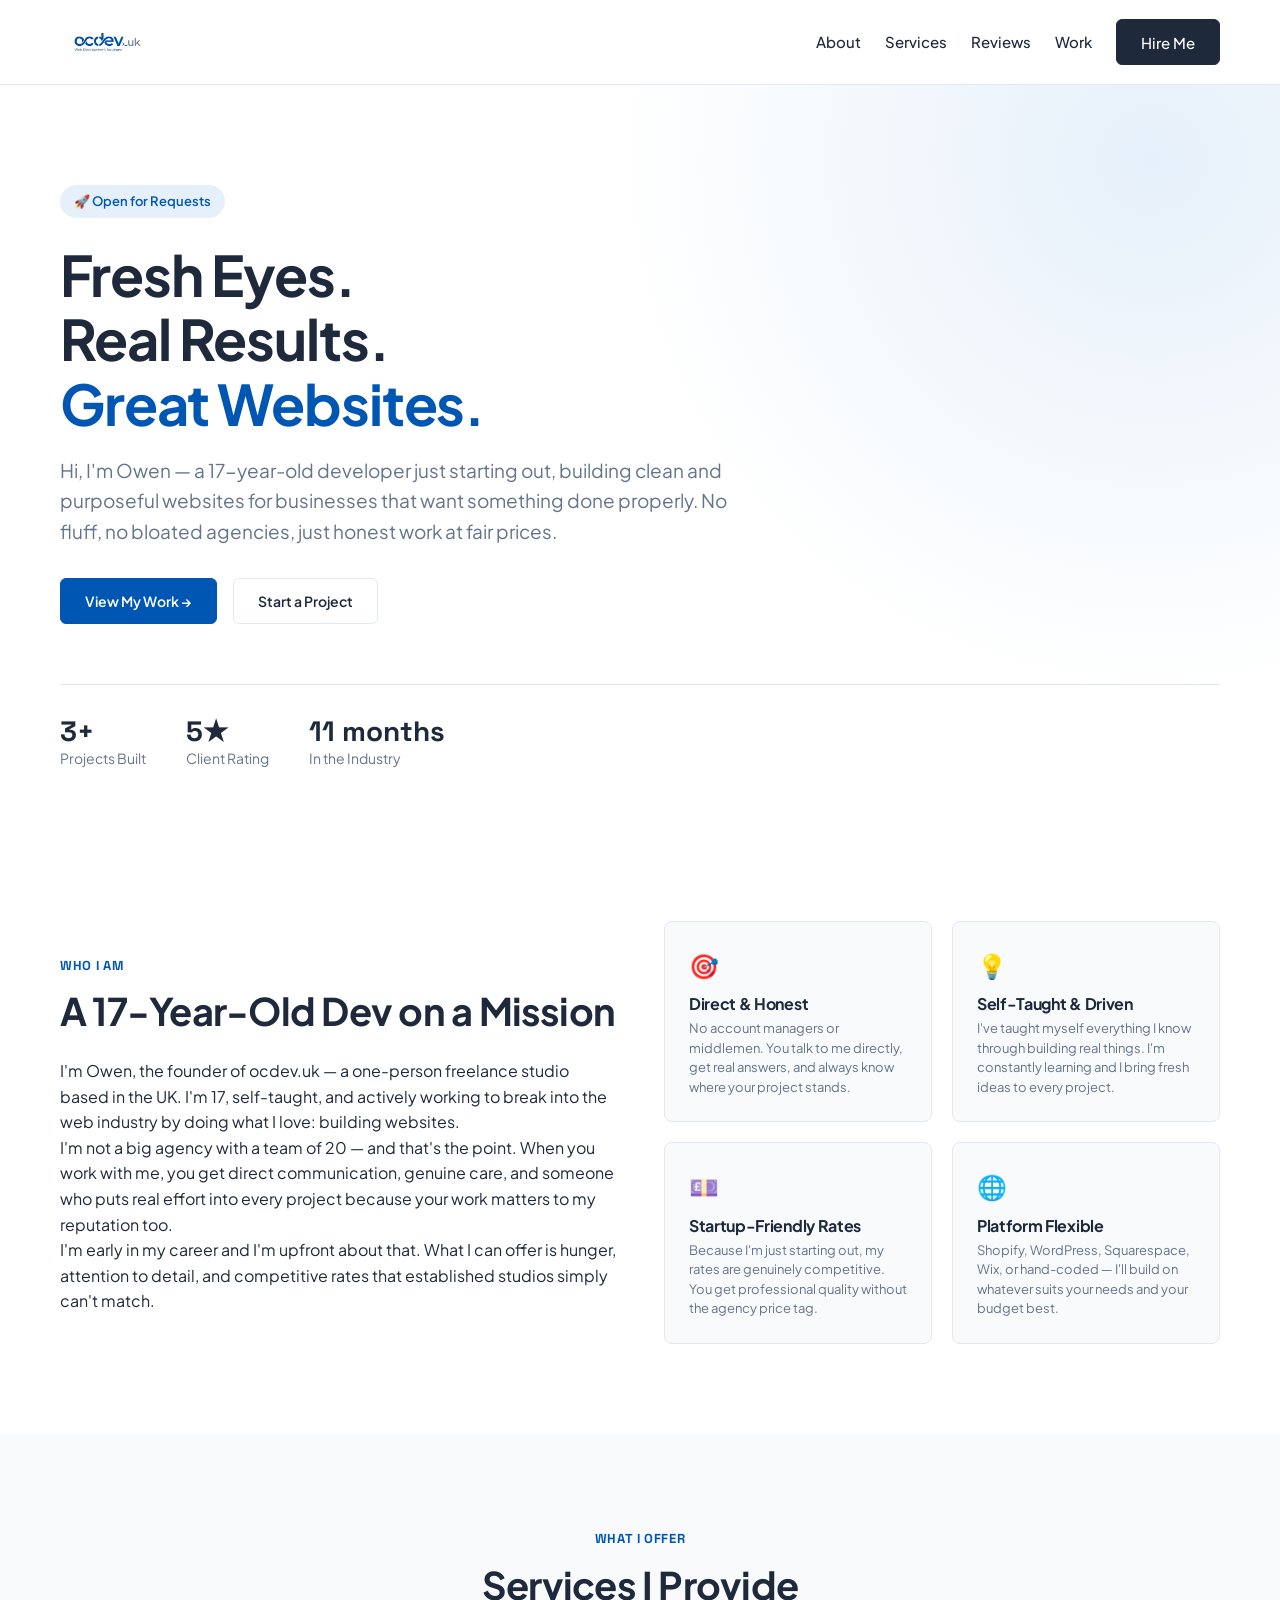
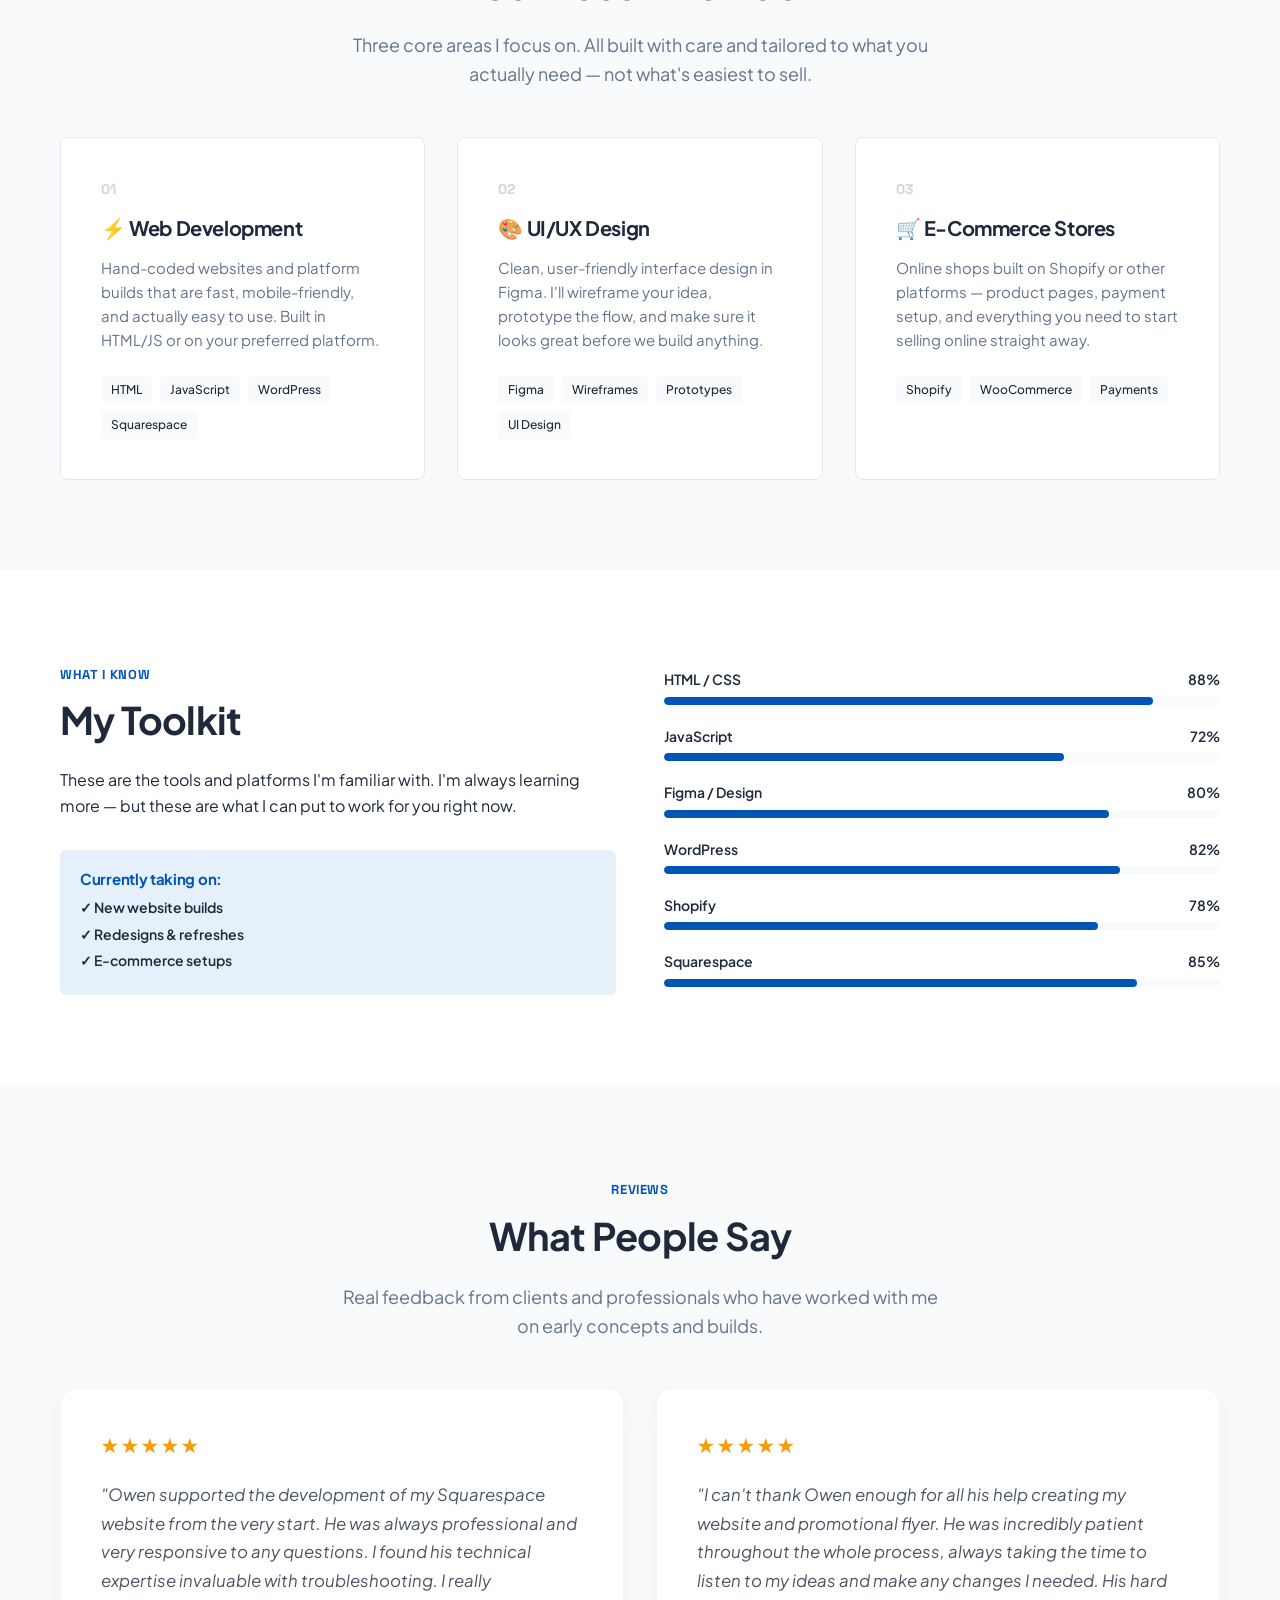
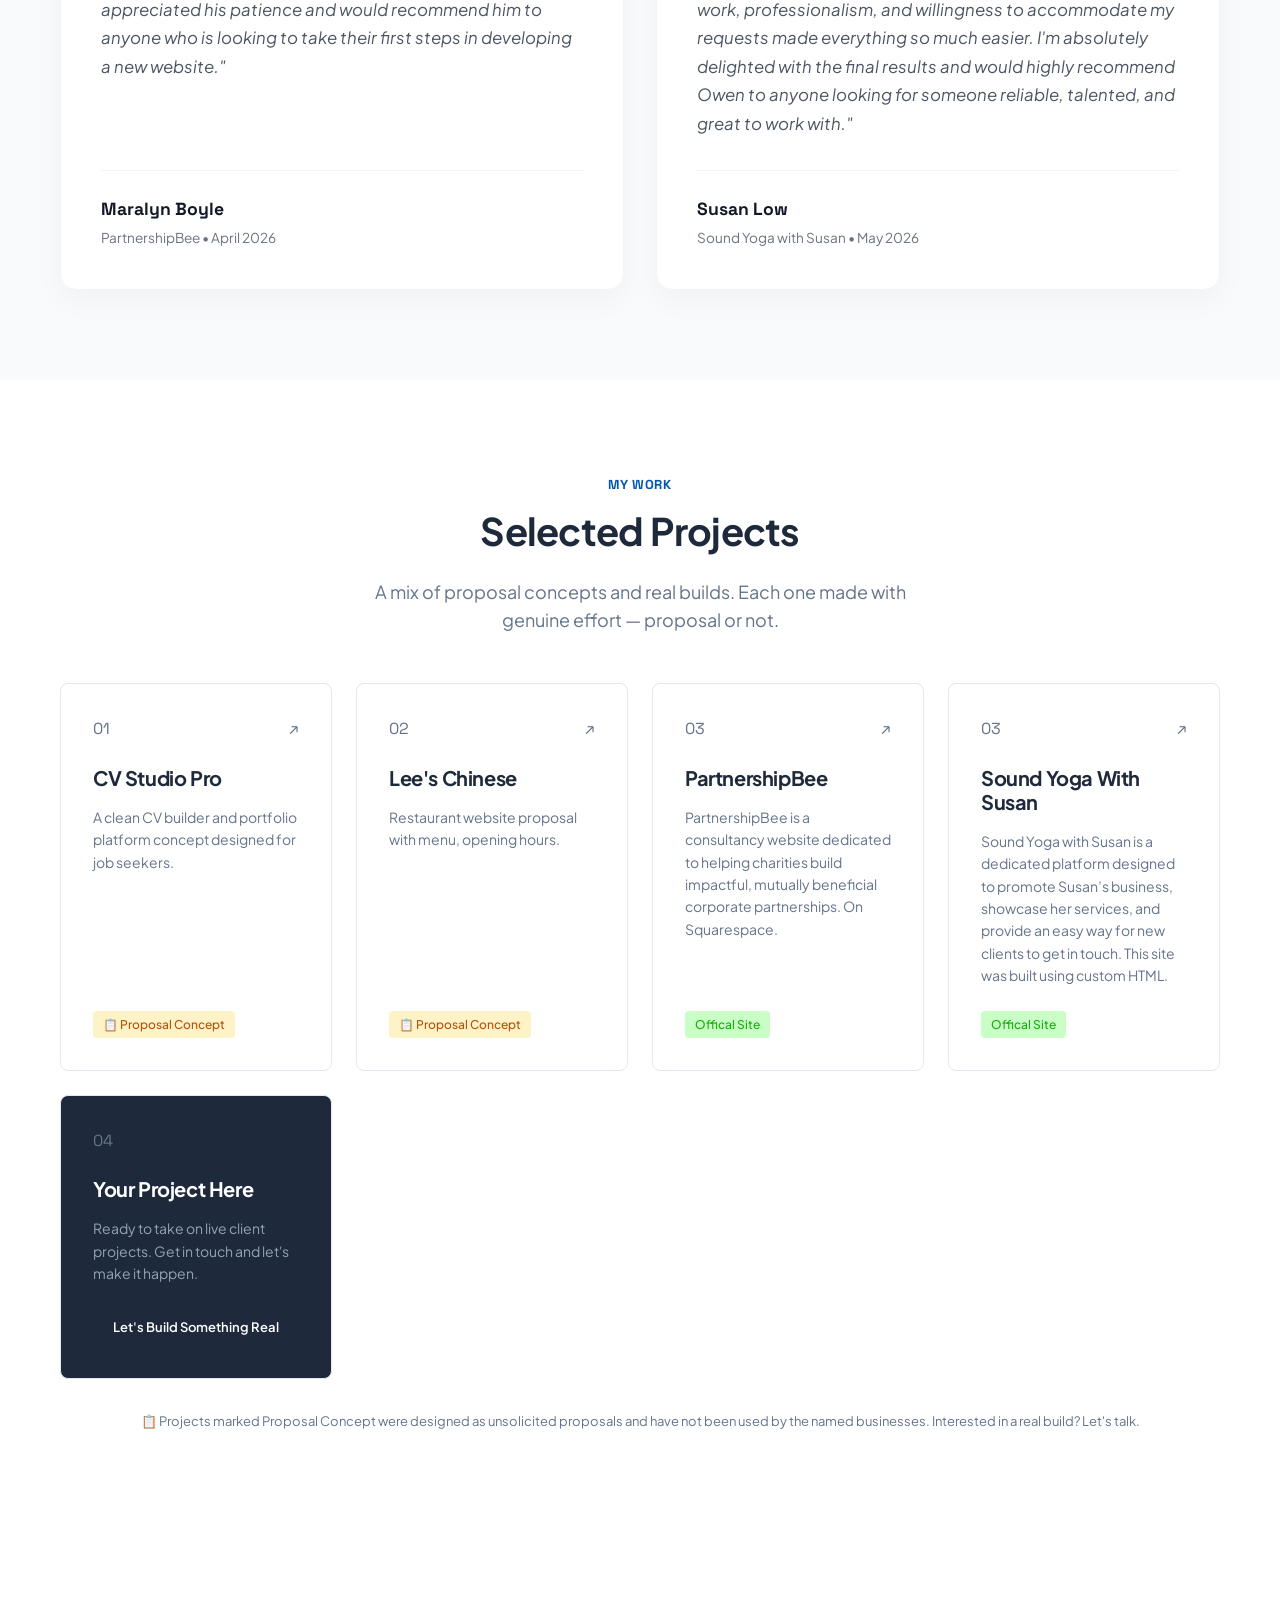
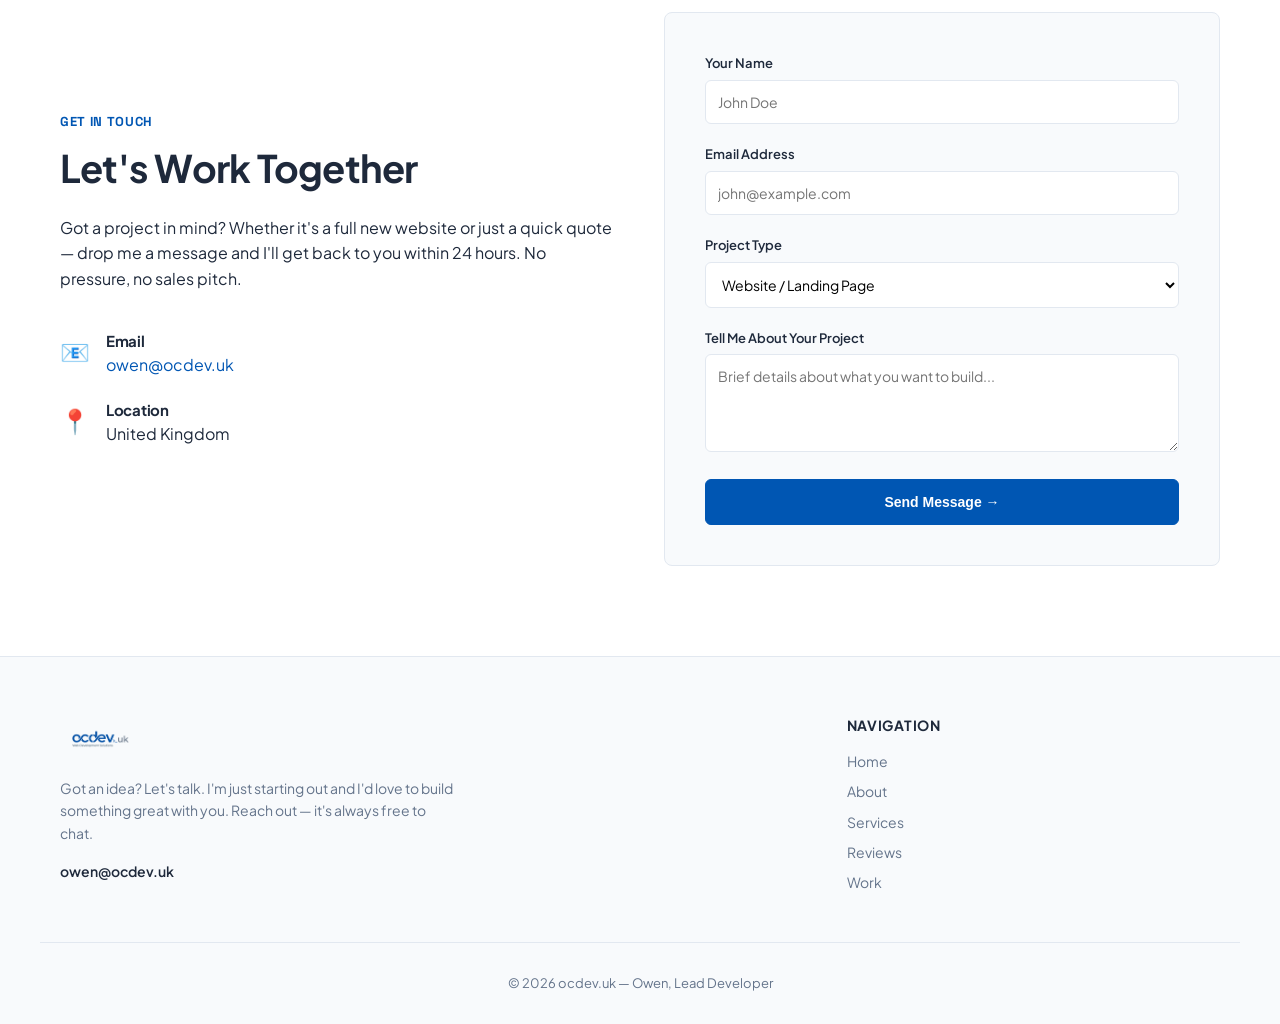
<file: index.html>
<!DOCTYPE html>
<html lang="en">
<head>
    <meta charset="UTF-8">
    <meta name="viewport" content="width=device-width, initial-scale=1.0">
    <title>Web Development Solutions</title>
    <link rel="stylesheet" href="style.css">
    <link rel="preconnect" href="https://fonts.googleapis.com">
    <link rel="preconnect" href="https://fonts.gstatic.com" crossorigin>
    <link href="https://fonts.googleapis.com/css2?family=Plus+Jakarta+Sans:wght@400;500;600;700&family=Space+Grotesk:wght@500;700&display=swap" rel="stylesheet">

    <link rel="icon" type="image/x-icon" href="favicon.ico">
</head>
<body>

    <header class="site-header">
        <div class="container nav-container">
            <a href="#" class="logo-link">
                <img src="ocdevuk.png" alt="ocdev.uk Logo" class="nav-logo">
            </a>
            <nav class="main-nav">
                <a href="#about">About</a>
                <a href="#services">Services</a>
                <a href="#reviews">Reviews</a>
                <a href="#work">Work</a>
                <a href="#contact" class="btn btn-secondary">Hire Me</a>
            </nav>
        </div>
    </header>

    <section class="hero-section">
        <div class="container hero-container">
            <span class="badge">🚀 Open for Requests</span>
            <h1>Fresh Eyes.<br>Real Results.<br><span class="text-gradient">Great Websites.</span></h1>
            <p class="hero-lead">Hi, I'm Owen — a 17-year-old developer just starting out, building clean and purposeful websites for businesses that want something done properly. No fluff, no bloated agencies, just honest work at fair prices.</p>
            <div class="hero-cta">
                <a href="#work" class="btn btn-primary">View My Work &rarr;</a>
                <a href="#contact" class="btn btn-outline">Start a Project</a>
            </div>
            
            <div class="hero-stats">
                <div class="stat-item"><strong>3+</strong> <span>Projects Built</span></div>
                <div class="stat-item"><strong>5★</strong> <span>Client Rating</span></div>
                <!-- Added an ID here so JavaScript can target it -->
                <div class="stat-item"><strong id="time-in-industry">6 months</strong> <span>In the Industry</span></div>
            </div>
        </div>
    </section>

    <section id="about" class="about-section section-padding">
        <div class="container grid-2">
            <div>
                <span class="section-tag">Who I Am</span>
                <h2 class="section-title">A 17-Year-Old Dev on a Mission</h2>
                <p>I'm Owen, the founder of ocdev.uk — a one-person freelance studio based in the UK. I'm 17, self-taught, and actively working to break into the web industry by doing what I love: building websites.</p>
                <p>I'm not a big agency with a team of 20 — and that's the point. When you work with me, you get direct communication, genuine care, and someone who puts real effort into every project because your work matters to my reputation too.</p>
                <p>I'm early in my career and I'm upfront about that. What I can offer is hunger, attention to detail, and competitive rates that established studios simply can't match.</p>
            </div>
            <div class="about-features">
                <div class="feature-card">
                    <div class="feature-icon">🎯</div>
                    <h3>Direct & Honest</h3>
                    <p>No account managers or middlemen. You talk to me directly, get real answers, and always know where your project stands.</p>
                </div>
                <div class="feature-card">
                    <div class="feature-icon">💡</div>
                    <h3>Self-Taught & Driven</h3>
                    <p>I've taught myself everything I know through building real things. I'm constantly learning and I bring fresh ideas to every project.</p>
                </div>
                <div class="feature-card">
                    <div class="feature-icon">💷</div>
                    <h3>Startup-Friendly Rates</h3>
                    <p>Because I'm just starting out, my rates are genuinely competitive. You get professional quality without the agency price tag.</p>
                </div>
                <div class="feature-card">
                    <div class="feature-icon">🌐</div>
                    <h3>Platform Flexible</h3>
                    <p>Shopify, WordPress, Squarespace, Wix, or hand-coded — I'll build on whatever suits your needs and your budget best.</p>
                </div>
            </div>
        </div>
    </section>

    <section id="services" class="services-section section-padding bg-light">
        <div class="container">
            <div class="text-center">
                <span class="section-tag">What I Offer</span>
                <h2 class="section-title">Services I Provide</h2>
                <p class="section-subtitle">Three core areas I focus on. All built with care and tailored to what you actually need — not what's easiest to sell.</p>
            </div>
            <div class="services-grid">
                <div class="service-card">
                    <div class="service-num">01</div>
                    <h3>⚡ Web Development</h3>
                    <p>Hand-coded websites and platform builds that are fast, mobile-friendly, and actually easy to use. Built in HTML/JS or on your preferred platform.</p>
                    <div class="service-tags">
                        <span>HTML</span><span>JavaScript</span><span>WordPress</span><span>Squarespace</span>
                    </div>
                </div>
                <div class="service-card">
                    <div class="service-num">02</div>
                    <h3>🎨 UI/UX Design</h3>
                    <p>Clean, user-friendly interface design in Figma. I'll wireframe your idea, prototype the flow, and make sure it looks great before we build anything.</p>
                    <div class="service-tags">
                        <span>Figma</span><span>Wireframes</span><span>Prototypes</span><span>UI Design</span>
                    </div>
                </div>
                <div class="service-card">
                    <div class="service-num">03</div>
                    <h3>🛒 E-Commerce Stores</h3>
                    <p>Online shops built on Shopify or other platforms — product pages, payment setup, and everything you need to start selling online straight away.</p>
                    <div class="service-tags">
                        <span>Shopify</span><span>WooCommerce</span><span>Payments</span>
                    </div>
                </div>
            </div>
        </div>
    </section>

    <section class="skills-section section-padding">
        <div class="container grid-2">
            <div>
                <span class="section-tag">What I Know</span>
                <h2 class="section-title">My Toolkit</h2>
                <p>These are the tools and platforms I'm familiar with. I'm always learning more — but these are what I can put to work for you right now.</p>
                <div class="availability-box">
                    <h4>Currently taking on:</h4>
                    <ul>
                        <li>✓ New website builds</li>
                        <li>✓ Redesigns & refreshes</li>
                        <li>✓ E-commerce setups</li>
                    </ul>
                </div>
            </div>
            <div class="skills-bars">
                <div class="skill-item">
                    <div class="skill-info"><span>HTML / CSS</span><span>88%</span></div>
                    <div class="skill-bar"><div class="skill-progress" style="width: 88%;"></div></div>
                </div>
                <div class="skill-item">
                    <div class="skill-info"><span>JavaScript</span><span>72%</span></div>
                    <div class="skill-bar"><div class="skill-progress" style="width: 72%;"></div></div>
                </div>
                <div class="skill-item">
                    <div class="skill-info"><span>Figma / Design</span><span>80%</span></div>
                    <div class="skill-bar"><div class="skill-progress" style="width: 80%;"></div></div>
                </div>
                <div class="skill-item">
                    <div class="skill-info"><span>WordPress</span><span>82%</span></div>
                    <div class="skill-bar"><div class="skill-progress" style="width: 82%;"></div></div>
                </div>
                <div class="skill-item">
                    <div class="skill-info"><span>Shopify</span><span>78%</span></div>
                    <div class="skill-bar"><div class="skill-progress" style="width: 78%;"></div></div>
                </div>
                <div class="skill-item">
                    <div class="skill-info"><span>Squarespace</span><span>85%</span></div>
                    <div class="skill-bar"><div class="skill-progress" style="width: 85%;"></div></div>
                </div>
            </div>
        </div>
    </section>

    <section id="reviews" class="reviews-section section-padding bg-light">
        <div class="container">
            <div class="text-center">
                <span class="section-tag">Reviews</span>
                <h2 class="section-title">What People Say</h2>
                <p class="section-subtitle">Real feedback from clients and professionals who have worked with me on early concepts and builds.</p>
            </div>
            
            <div class="reviews-grid">
                <!-- Review 1 -->
                <div class="review-card">
                    <div class="stars">★★★★★</div>
                    <p class="review-text">"Owen supported the development of my Squarespace website from the very start. He was always professional and very responsive to any questions. I found his technical expertise invaluable with troubleshooting. I really appreciated his patience and would recommend him to anyone who is looking to take their first steps in developing a new website."</p>
                    <div class="review-author">
                        <div class="author-info">
                            <strong>Maralyn Boyle</strong>
                            <span>PartnershipBee &bull; April 2026</span>
                        </div>
                    </div>
                </div>

                <!-- Review 2 -->
                <div class="review-card">
                    <div class="stars">★★★★★</div>
                    <p class="review-text">"I can't thank Owen enough for all his help creating my website and promotional flyer. He was incredibly patient throughout the whole process, always taking the time to listen to my ideas and make any changes I needed. His hard work, professionalism, and willingness to accommodate my requests made everything so much easier. I'm absolutely delighted with the final results and would highly recommend Owen to anyone looking for someone reliable, talented, and great to work with."</p>
                    <div class="review-author">
                        <div class="author-info">
                            <strong>Susan Low</strong>
                            <span>Sound Yoga with Susan &bull; May 2026</span>
                        </div>
                    </div>
                </div>
            </div>
        </div>
    </section>

    <section id="work" class="portfolio-section section-padding">
        <div class="container">
            <div class="text-center">
                <span class="section-tag">My Work</span>
                <h2 class="section-title">Selected Projects</h2>
                <p class="section-subtitle">A mix of proposal concepts and real builds. Each one made with genuine effort — proposal or not.</p>
            </div>
            <div class="portfolio-grid">
                <a href="projects/CVStudioPro/index.html" class="project-card">
                    <div class="project-meta"><span>01</span><span class="proj-link">&nearr;</span></div>
                    <h3>CV Studio Pro</h3>
                    <p>A clean CV builder and portfolio platform concept designed for job seekers.</p>
                    <span class="proposal-badge">📋 Proposal Concept</span>
                </a>
                
                <a href="projects/LeesChinese/index.html" class="project-card">
                    <div class="project-meta"><span>02</span><span class="proj-link">&nearr;</span></div>
                    <h3>Lee's Chinese</h3>
                    <p>Restaurant website proposal with menu, opening hours.</p>
                    <span class="proposal-badge">📋 Proposal Concept</span>
                </a>
                
                <a href="https://www.partnershipbee.co.uk/" class="project-card">
                    <div class="project-meta"><span>03</span><span class="proj-link">&nearr;</span></div>
                    <h3>PartnershipBee</h3>
                    <p>PartnershipBee is a consultancy website dedicated to helping charities build impactful, mutually beneficial corporate partnerships. On Squarespace.</p>
                    <span class="real-badge">Offical Site</span>
                </a>

                <a href="https://www.soundyogawithsusan.com/" class="project-card">
                    <div class="project-meta"><span>03</span><span class="proj-link">&nearr;</span></div>
                    <h3>Sound Yoga With Susan</h3>
                    <p>Sound Yoga with Susan is a dedicated platform designed to promote Susan’s business, showcase her services, and provide an easy way for new clients to get in touch. This site was built using custom HTML.</p>
                    <span class="real-badge">Offical Site</span>
                </a>
                
                <div class="project-card join-card">
                    <div class="project-meta"><span>04</span></div>
                    <h3>Your Project Here</h3>
                    <p>Ready to take on live client projects. Get in touch and let's make it happen.</p>
                    <a href="#contact" class="btn btn-secondary btn-sm">Let's Build Something Real</a>
                </div>
            </div>
            <p class="portfolio-disclaimer">📋 Projects marked Proposal Concept were designed as unsolicited proposals and have not been used by the named businesses. Interested in a real build? Let's talk.</p>
        </div>
    </section>

    <section id="contact" class="contact-section section-padding">
        <div class="container grid-2">
            <div>
                <span class="section-tag">Get In Touch</span>
                <h2 class="section-title">Let's Work Together</h2>
                <p>Got a project in mind? Whether it's a full new website or just a quick quote — drop me a message and I'll get back to you within 24 hours. No pressure, no sales pitch.</p>
                
                <div class="contact-details">
                    <div class="contact-item">
                        <span class="icon">📧</span>
                        <div>
                            <h4>Email</h4>
                            <p><a href="mailto:owen@ocdev.uk">owen@ocdev.uk</a></p>
                        </div>
                    </div>
                    <div class="contact-item">
                        <span class="icon">📍</span>
                        <div>
                            <h4>Location</h4>
                            <p>United Kingdom</p>
                        </div>
                    </div>
                </div>
            </div>
            
        <div class="form-wrapper">
            <form id="contact-form" class="contact-form" action="contact.php" method="POST">
                <div class="form-group">
                    <label for="name">Your Name</label>
                    <input type="text" id="name" name="name" required placeholder="John Doe">
                </div>
                
                <div class="form-group">
                    <label for="email">Email Address</label>
                    <input type="email" id="email" name="email" required placeholder="john@example.com">
                </div>
                
                <div class="form-group">
                    <label for="project-type">Project Type</label>
                    <select id="project-type" name="projectType">
                        <option>Website / Landing Page</option>
                        <option>E-Commerce Store</option>
                        <option>UI/UX Design</option>
                        <option>Redesign / Refresh</option>
                        <option>Shopify Setup</option>
                        <option>WordPress Build</option>
                        <option>Other</option>
                    </select>
                </div>
                
                <div class="form-group">
                    <label for="message">Tell Me About Your Project</label>
                    <textarea id="message" name="message" rows="4" placeholder="Brief details about what you want to build..."></textarea>
                </div>
                
                <button type="submit" class="btn btn-primary btn-full">Send Message &rarr;</button>
            </form>
        </div>
        </div>
    </section>

    <footer class="site-footer">
        <div class="container footer-grid">
            <div>
                <img src="ocdevuk.png" alt="ocdev.uk Logo" class="footer-logo">
                <p>Got an idea? Let's talk. I'm just starting out and I'd love to build something great with you. Reach out — it's always free to chat.</p>
                <p><a href="mailto:owen@ocdev.uk" class="footer-email">owen@ocdev.uk</a></p>
            </div>
            <div class="footer-links">
                <h4>Navigation</h4>
                <a href="#">Home</a>
                <a href="#about">About</a>
                <a href="#services">Services</a>
                <a href="#reviews">Reviews</a>
                <a href="#work">Work</a>
            </div>
        </div>
        <div class="container footer-bottom">
            <p>&copy; 2026 ocdev.uk — Owen, Lead Developer</p>
        </div>
    </footer>

<script>
        document.getElementById('contact-form').addEventListener('submit', function(e) {
            e.preventDefault(); // Stops the page from redirecting
            
            const form = this;
            const btn = form.querySelector('button[type="submit"]');
            
            // Set button to a loading state
            btn.disabled = true;
            btn.innerHTML = 'Sending...';
            
            // Collect form data
            const formData = new FormData(form);
            
            // Send data to your Google Apps Script Web App URL
            fetch(form.action, {
                method: 'POST',
                body: formData,
                mode: 'no-cors' // 🚀 THIS IS THE FIX: Bypasses the browser's security block
            })
            .then(response => {
                // Change button to the successful state
                btn.classList.remove('btn-primary');
                btn.classList.add('btn-success');
                btn.innerHTML = 'Message Sent Successfully! ✓';
                
                // Reset the form inputs
                form.reset();
            })
            .catch(error => {
                console.error('Error:', error);
                btn.disabled = false;
                btn.innerHTML = 'Error. Try Again &rarr;';
            });
        });

        document.getElementById('contact-form').addEventListener('submit', function(e) {
        e.preventDefault(); 
        
        const form = this;
        const btn = form.querySelector('button[type="submit"]');
        
        // Set button to a loading state
        btn.disabled = true;
        btn.innerHTML = 'Sending...';
        
        // Collect form data
        const formData = new FormData(form);
        
        fetch(form.action, {
            method: 'POST',
            body: formData
            // 🚀 Removed mode: 'no-cors' - it breaks same-domain requests
        })
        .then(response => {
            if (!response.ok) {
                throw new Error('Server returned an error');
            }
            
            // Change button to the successful state
            btn.classList.remove('btn-primary');
            btn.classList.add('btn-success');
            btn.innerHTML = 'Message Sent Successfully! ✓';
            
            // Reset the form inputs
            form.reset();

            // Optional: reset button text after a few seconds
            setTimeout(() => {
                btn.disabled = false;
                btn.classList.remove('btn-success');
                btn.classList.add('btn-primary');
                btn.innerHTML = 'Send Message &rarr;';
            }, 4000);
        })
        .catch(error => {
            console.error('Error:', error);
            btn.disabled = false;
            btn.innerHTML = 'Error. Try Again &rarr;';
        });
    });

    function updateTimeInIndustry() {
            // Set start date to January 2026 (Month 0 in JavaScript)
            const startYear = 2026;
            const startMonth = 0; 
            
            // Get current date
            const now = new Date();
            const currentYear = now.getFullYear();
            const currentMonth = now.getMonth();
            
            // Calculate total months passed
            let totalMonths = (currentYear - startYear) * 12 + (currentMonth - startMonth);
            
            // Failsafe in case the user's clock is somehow behind
            if (totalMonths < 1) totalMonths = 1; 

            const timeElement = document.getElementById('time-in-industry');
            
            // Format the text nicely
            if (totalMonths < 12) {
                timeElement.innerText = totalMonths + " months";
            } else {
                const years = Math.floor(totalMonths / 12);
                const extraMonths = totalMonths % 12;
                
                if (extraMonths === 0) {
                    timeElement.innerText = years + (years === 1 ? " year" : " years");
                } else {
                    // E.g., "1 yr 2 mo"
                    timeElement.innerText = years + (years === 1 ? " yr " : " yrs ") + extraMonths + " mo";
                }
            }
        }
        
        // Run the function as soon as the page loads
        updateTimeInIndustry();

        document.addEventListener('DOMContentLoaded', () => {
    
    // 1. Prepare elements for scroll reveal
        const elementsToReveal = document.querySelectorAll('.feature-card, .service-card, .review-card, .project-card, .section-title, .section-subtitle');
        elementsToReveal.forEach(el => el.classList.add('reveal'));

        // 2. Intersection Observer for Fade-ins
        const revealObserver = new IntersectionObserver((entries) => {
            entries.forEach(entry => {
                if (entry.isIntersecting) {
                    entry.target.classList.add('active');
                    revealObserver.unobserve(entry.target); // Only animate once
                }
            });
        }, {
            threshold: 0.1, // Triggers when 10% of the element is visible
            rootMargin: "0px 0px -50px 0px" // Triggers slightly before it enters the viewport
        });

        elementsToReveal.forEach(el => revealObserver.observe(el));

        // 3. Intersection Observer for Skill Bars
        const skillBars = document.querySelectorAll('.skill-progress');
        
        // Temporarily set widths to 0, storing the real width in a data attribute
        skillBars.forEach(bar => {
            bar.dataset.width = bar.style.width; 
            bar.style.width = '0'; 
        });

        const skillObserver = new IntersectionObserver((entries) => {
            entries.forEach(entry => {
                if (entry.isIntersecting) {
                    const bar = entry.target;
                    bar.style.width = bar.dataset.width; // Animate to the target percentage
                    skillObserver.unobserve(bar);
                }
            });
        }, { threshold: 0.5 });

        skillBars.forEach(bar => skillObserver.observe(bar));
    });

    </script>
</body>
</html>
</file>
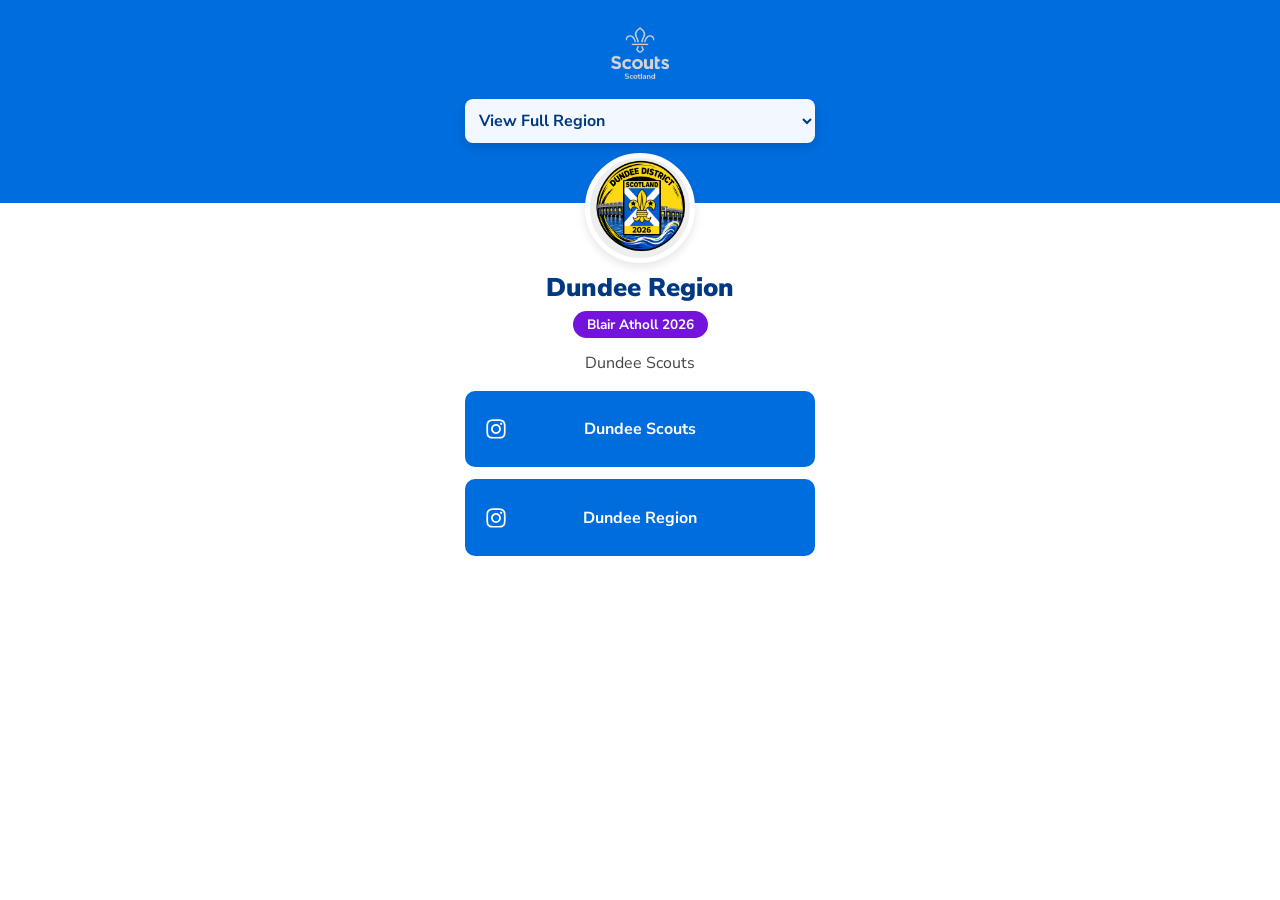
<file: projects/DundeeBAProfiles/index.html>
<!DOCTYPE html>
<html lang="en">
<head>
<meta charset="UTF-8">
<meta name="viewport" content="width=device-width, initial-scale=1.0, maximum-scale=1.0, user-scalable=no">
<title>Blair Atholl 2026 - Dundee Region</title>

<link rel="preconnect" href="https://fonts.googleapis.com">
<link rel="preconnect" href="https://fonts.gstatic.com" crossorigin>
<link href="https://fonts.googleapis.com/css2?family=Nunito+Sans:wght@400;700;900&display=swap" rel="stylesheet">

<style>
  :root {
    --scout-blue: #006ddf;
    --scout-purple: #7413dc;
    --scout-navy: #003982;
    --white: #FFFFFF;
    --dark-text: #000000;
  }
  
  body {
    margin: 0;
    padding: 0;
    font-family: 'Nunito Sans', sans-serif;
    background-color: var(--white);
    color: var(--dark-text);
    /* Prevent body scroll bounce on iOS */
    overscroll-behavior-y: none; 
  }

  /* Full Screen Container */
  .card-container {
    width: 100%;
    min-height: 100dvh;
    display: flex;
    flex-direction: column;
    text-align: center;
  }

  /* Header safely houses the dropdown with padding to prevent overlap */
  .header-bg {
    background-color: var(--scout-blue);
    display: flex;
    flex-direction: column;
    align-items: center;
    padding-top: 3vh;
    padding-bottom: 60px; /* This creates a safe zone for the profile pic overlap */
    box-sizing: border-box;
    flex-shrink: 0;
  }

  .scout-scotland-logo {
    height: 6vh; 
    min-height: 45px;
    max-height: 65px;
    object-fit: contain;
    margin-bottom: 2vh;
  }

  .dropdown-container {
    width: 85%;
    max-width: 350px;
    z-index: 20;
  }

  select {
    width: 100%;
    padding: 10px;
    border-radius: 8px;
    border: none;
    background-color: rgba(255, 255, 255, 0.95);
    font-family: 'Nunito Sans', sans-serif;
    font-weight: 700;
    color: var(--scout-navy);
    font-size: 1rem;
    box-shadow: 0 4px 12px rgba(0,0,0,0.15);
    outline: none;
    cursor: pointer;
  }

  /* Main Content Layout */
  .main-content {
    display: flex;
    flex-direction: column;
    flex-grow: 1;
    justify-content: flex-start;
    padding-bottom: 40px;
  }

  .profile-pic {
    width: 100px;
    height: 100px;
    border-radius: 50%;
    border: 5px solid var(--white);
    background-color: #eee;
    position: relative;
    margin: -50px auto 5px auto;
    object-fit: cover;
    box-shadow: 0 4px 10px rgba(0,0,0,0.1);
    z-index: 10;
  }

  h1 {
    margin: 2px 0;
    font-size: 1.6rem;
    font-weight: 900;
    color: var(--scout-navy);
  }

  .badge {
    display: inline-block;
    background: var(--scout-purple);
    color: var(--white);
    padding: 4px 14px;
    border-radius: 20px;
    font-size: 0.85rem;
    font-weight: 700;
    margin: 4px;
  }

  .unit-text {
    font-size: 1rem;
    font-weight: 400;
    color: #444;
    margin-top: 10px;
    margin-bottom: 2px;
  }

  .sub-unit-text {
    font-size: 0.95rem;
    font-weight: 700;
    color: var(--scout-blue);
    margin-top: 2px;
    margin-bottom: 2px;
  }

  .age-text {
    font-size: 0.9rem;
    font-weight: 700;
    color: #666;
    margin-top: 2px;
    margin-bottom: 5px;
  }

  /* Links Layout */
  .links-container {
    padding: 0 25px;
    display: flex;
    flex-direction: column;
    gap: 12px; 
    width: 100%;
    max-width: 400px;
    margin: 0 auto;
    box-sizing: border-box;
  }

  #dynamic-links-container, #static-links-container {
    margin-top: 15px;
  }

  .btn {
    display: flex;
    align-items: center;
    justify-content: center;
    text-decoration: none;
    padding: 1.8vh 10px;
    min-height: 44px;
    border-radius: 10px;
    font-weight: 700;
    font-size: 1rem;
    transition: transform 0.2s, background-color 0.2s;
    position: relative;
  }

  .btn:active { transform: scale(0.98); }

  .btn-icon {
    width: 22px;
    height: 22px;
    position: absolute;
    left: 20px;
  }

  /* Brand Colors */
  .btn-snapchat { background-color: #FFFC00; color: #000000; }
  .btn-snapchat:hover { background-color: #F2F000; }
  
  .btn-instagram { background-color: #E1306C; color: #ffffff; }
  .btn-instagram:hover { background-color: #C1285C; }
  
  .btn-whatsapp { background-color: #25D366; color: #ffffff; }
  .btn-whatsapp:hover { background-color: #1DA851; }

  .btn-tiktok { background-color: #000000; color: #ffffff; }
  .btn-tiktok:hover { background-color: #333333; }

  .btn-strava { background-color: #FC4C02; color: #ffffff; }
  .btn-strava:hover { background-color: #E34402; }
  
  .btn-region { background-color: var(--scout-blue); color: var(--white); }
  .btn-region:hover { background-color: var(--scout-navy); }

  .divider {
    height: 1px;
    background: #e1e3e6;
    margin: 20px 30px; 
  }
</style>
</head>
<body>

<div class="card-container" id="profile-card">
  
  <!-- Header -->
  <div class="header-bg">
    <img src="./assets/ScoutScotland.png" alt="Scouts Scotland" class="scout-scotland-logo">
    <div class="dropdown-container">
      <select id="profile-selector"></select>
    </div>
  </div>
  
  <!-- Content Body -->
  <div class="main-content">
    
    <img src="" alt="Profile Photo" class="profile-pic" id="user-photo">
    <h1 id="user-name">Name</h1>
    <div><span class="badge" id="user-patrol">Patrol</span></div>
    <p class="unit-text" id="user-unit">Explorer Unit</p>
    <p class="sub-unit-text" id="user-sub-unit">Sub Unit</p>
    <p class="age-text" id="user-age" style="display: none;">Age: <span id="user-age-val"></span></p>

    <!-- Dynamic Personal Links -->
    <div class="links-container" id="dynamic-links-container" style="display: none;">
      
      <!-- Snapchat -->
      <a href="#" class="btn btn-snapchat" id="link-snapchat" target="_blank" style="display: none;">
        <svg class="btn-icon" fill="#000000" viewBox="0 0 24 24" id="Layer_1" data-name="Layer 1" xmlns="http://www.w3.org/2000/svg" stroke="#000000"><g id="SVGRepo_bgCarrier" stroke-width="0"></g><g id="SVGRepo_tracerCarrier" stroke-linecap="round" stroke-linejoin="round"></g><g id="SVGRepo_iconCarrier"><path d="M21.79755,16.98718c-2.86621-.47223-4.15094-3.40149-4.204-3.52588l-.00544-.01172a1.07048,1.07048,0,0,1-.10223-.89758c.19251-.45361.82935-.6557,1.25134-.78967.10535-.03339.205-.065.28315-.096.76275-.30127.91784-.61316.91406-.8219a.66226.66226,0,0,0-.50134-.54358l-.00568-.00213a.9462.9462,0,0,0-.35632-.06824.7546.7546,0,0,0-.31287.06207,2.54,2.54,0,0,1-.95526.26612.82134.82134,0,0,1-.52954-.17725c.00915-.16992.02-.34522.0318-.53046l.004-.0653a10.10231,10.10231,0,0,0-.24091-4.03449,5.2482,5.2482,0,0,0-4.87311-3.1394q-.20114.0021-.4024.00378A5.23959,5.23959,0,0,0,6.92853,5.75293,10.08988,10.08988,0,0,0,6.68726,9.784q.01941.29872.036.59771a.8483.8483,0,0,1-.5838.17841,2.45322,2.45322,0,0,1-1.014-.26776.57538.57538,0,0,0-.2453-.04895.83387.83387,0,0,0-.81061.53265c-.08191.43061.5329.74256.90668.8902.079.03137.17822.0628.28308.096.42169.13385,1.05908.33606,1.25152.78985a1.07171,1.07171,0,0,1-.10223.89783l-.00537.01154a7.02828,7.02828,0,0,1-1.06915,1.66211,5.21488,5.21488,0,0,1-3.13483,1.86389.23978.23978,0,0,0-.20044.25006.38046.38046,0,0,0,.031.12964c.17578.41113,1.05822.75061,2.55182.981.13964.02161.19873.24927.28027.6222.03259.14929.06634.30426.1134.46423a.29261.29261,0,0,0,.31922.22876,2.48528,2.48528,0,0,0,.42492-.06091,5.52912,5.52912,0,0,1,1.12036-.12677,4.95367,4.95367,0,0,1,.8078.0683,3.87725,3.87725,0,0,1,1.535.78417,4.443,4.443,0,0,0,2.6897,1.06006c.03375,0,.06744-.00122.10009-.004.04114.00195.09522.004.15192.004a4.44795,4.44795,0,0,0,2.69122-1.06079,3.87269,3.87269,0,0,1,1.53351-.78332,4.97275,4.97275,0,0,1,.808-.0683,5.59252,5.59252,0,0,1,1.12037.11871,2.39142,2.39142,0,0,0,.425.05371h.02338a.279.279,0,0,0,.29547-.221c.04645-.15784.08045-.308.11389-.46131.08081-.371.1399-.59759.28009-.61926,1.494-.23078,2.37641-.56976,2.551-.97858a.38487.38487,0,0,0,.03174-.13086A.24.24,0,0,0,21.79755,16.98718Z"></path></g></svg>
        Snapchat
      </a>
      
      <!-- Instagram -->
      <a href="#" class="btn btn-instagram" id="link-instagram" target="_blank" style="display: none;">
        <svg class="btn-icon" style="fill: #ffffff;" xmlns="http://www.w3.org/2000/svg" viewBox="0 0 448 512"><path d="M224.1 141c-63.6 0-114.9 51.3-114.9 114.9s51.3 114.9 114.9 114.9S339 319.5 339 255.9 287.7 141 224.1 141zm0 189.6c-41.1 0-74.7-33.5-74.7-74.7s33.5-74.7 74.7-74.7 74.7 33.5 74.7 74.7-33.6 74.7-74.7 74.7zm146.4-194.3c0 14.9-12 26.8-26.8 26.8-14.9 0-26.8-12-26.8-26.8s12-26.8 26.8-26.8 26.8 12 26.8 26.8zm76.1 27.2c-1.7-35.9-9.9-67.7-36.2-93.9-26.2-26.2-58-34.4-93.9-36.2-37-2.1-147.9-2.1-184.9 0-35.8 1.7-67.6 9.9-93.9 36.1s-34.4 58-36.2 93.9c-2.1 37-2.1 147.9 0 184.9 1.7 35.9 9.9 67.7 36.2 93.9s58 34.4 93.9 36.2c37 2.1 147.9 2.1 184.9 0 35.9-1.7 67.7-9.9 93.9-36.2 26.2-26.2 34.4-58 36.2-93.9 2.1-37 2.1-147.8 0-184.8zM398.8 388c-7.8 19.6-22.9 34.7-42.6 42.6-29.5 11.7-99.5 9-132.1 9s-102.7 2.6-132.1-9c-19.6-7.8-34.7-22.9-42.6-42.6-11.7-29.5-9-99.5-9-132.1s-2.6-102.7 9-132.1c7.8-19.6 22.9-34.7 42.6-42.6 29.5-11.7 99.5-9 132.1-9s102.7-2.6 132.1 9c19.6 7.8 34.7 22.9 42.6 42.6 11.7 29.5 9 99.5 9 132.1s2.7 102.7-9 132.1z"/></svg>
        Instagram
      </a>
      
      <!-- WhatsApp -->
      <a href="#" class="btn btn-whatsapp" id="link-whatsapp" target="_blank" style="display: none;">
        <svg class="btn-icon" style="fill: #ffffff;" xmlns="http://www.w3.org/2000/svg" viewBox="0 0 448 512"><path d="M380.9 97.1C339 55.1 283.2 32 223.9 32c-122.4 0-222 99.6-222 222 0 39.1 10.2 77.3 29.6 111L0 480l117.7-30.9c32.4 17.7 68.9 27 106.1 27h.1c122.3 0 224.1-99.6 224.1-222 0-59.3-25.2-115-67.1-157zM223.9 413.5c-33.1 0-65.5-8.9-94-25.7l-6.7-4-69.8 18.3L72 334.3l-4.4-7c-18.5-29.4-28.2-63.3-28.2-98.2 0-101.7 82.8-184.5 184.6-184.5 49.3 0 95.6 19.2 130.4 54.1 34.8 34.9 56.2 81.2 56.1 130.5 0 101.8-84.9 184.6-186.6 184.6zm101.2-138.2c-5.5-2.8-32.8-16.2-37.9-18-5.1-1.9-8.8-2.8-12.5 2.8-3.7 5.6-14.3 18-17.6 21.8-3.2 3.7-6.5 4.2-12 1.4-32.6-16.3-54-29.1-75.5-66-5.7-9.8 5.7-9.1 16.3-30.3 1.8-3.7 .9-6.9-.5-9.7-1.4-2.8-12.5-30.1-17.1-41.2-4.5-10.8-9.1-9.3-12.5-9.5-3.2-.2-6.9-.2-10.6-.2-3.7 0-9.7 1.4-14.8 6.9-5.1 5.6-19.4 19-19.4 46.3s19.9 53.7 22.7 57.4c2.8 3.7 39.1 59.7 94.8 83.8 35.2 15.2 49 16.5 66.6 13.9 10.7-1.6 32.8-13.4 37.4-26.4 4.6-13 4.6-24.1 3.2-26.4-1.3-2.5-5-3.9-10.5-6.6z"/></svg>
        WhatsApp
      </a>

      <!-- TikTok -->
      <a href="#" class="btn btn-tiktok" id="link-tiktok" target="_blank" style="display: none;">
        <svg class="btn-icon" style="fill: #ffffff;" xmlns="http://www.w3.org/2000/svg" viewBox="0 0 448 512"><path d="M448 209.91a210.06 210.06 0 0 1-122.77-39.25V349.38A162.55 162.55 0 1 1 185 188.31V278.2a74.62 74.62 0 1 0 52.23 71.18V0l88 0a121.18 121.18 0 0 0 1.86 22.17h0A122.18 122.18 0 0 0 381 102.39a121.43 121.43 0 0 0 67 20.14Z"/></svg>
        TikTok
      </a>

      <!-- Strava -->
      <a href="#" class="btn btn-strava" id="link-strava" target="_blank" style="display: none;">
        <svg class="btn-icon" style="fill: #ffffff;" xmlns="http://www.w3.org/2000/svg" viewBox="0 0 384 512"><path d="M158.4 0L7 292h89.2l62.2-116.1L220.1 292h88.5L158.4 0zM304 352l-44.6 86.8L215.3 352h-60.3l104.5 204L364.6 352H304z"/></svg>
        Strava
      </a>

    </div>

    <!-- Hidden dynamically if no personal links exist -->
    <div class="divider" id="link-divider" style="display: none;"></div>

    <!-- Static Region Links -->
    <div class="links-container" id="static-links-container">
      <a href="https://www.instagram.com/dundeescouts/" class="btn btn-region" target="_blank">
        <svg class="btn-icon" style="fill: #ffffff;" xmlns="http://www.w3.org/2000/svg" viewBox="0 0 448 512"><path d="M224.1 141c-63.6 0-114.9 51.3-114.9 114.9s51.3 114.9 114.9 114.9S339 319.5 339 255.9 287.7 141 224.1 141zm0 189.6c-41.1 0-74.7-33.5-74.7-74.7s33.5-74.7 74.7-74.7 74.7 33.5 74.7 74.7-33.6 74.7-74.7 74.7zm146.4-194.3c0 14.9-12 26.8-26.8 26.8-14.9 0-26.8-12-26.8-26.8s12-26.8 26.8-26.8 26.8 12 26.8 26.8zm76.1 27.2c-1.7-35.9-9.9-67.7-36.2-93.9-26.2-26.2-58-34.4-93.9-36.2-37-2.1-147.9-2.1-184.9 0-35.8 1.7-67.6 9.9-93.9 36.1s-34.4 58-36.2 93.9c-2.1 37-2.1 147.9 0 184.9 1.7 35.9 9.9 67.7 36.2 93.9s58 34.4 93.9 36.2c37 2.1 147.9 2.1 184.9 0 35.9-1.7 67.7-9.9 93.9-36.2 26.2-26.2 34.4-58 36.2-93.9 2.1-37 2.1-147.8 0-184.8zM398.8 388c-7.8 19.6-22.9 34.7-42.6 42.6-29.5 11.7-99.5 9-132.1 9s-102.7 2.6-132.1-9c-19.6-7.8-34.7-22.9-42.6-42.6-11.7-29.5-9-99.5-9-132.1s-2.6-102.7 9-132.1c7.8-19.6 22.9-34.7 42.6-42.6 29.5-11.7 99.5-9 132.1-9s102.7-2.6 132.1 9c19.6 7.8 34.7 22.9 42.6 42.6 11.7 29.5 9 99.5 9 132.1s2.7 102.7-9 132.1z"/></svg>
        Dundee Scouts
      </a>
      <a href="https://www.instagram.com/dundeeblairatholl/" class="btn btn-region" target="_blank">
        <svg class="btn-icon" style="fill: #ffffff;" xmlns="http://www.w3.org/2000/svg" viewBox="0 0 448 512"><path d="M224.1 141c-63.6 0-114.9 51.3-114.9 114.9s51.3 114.9 114.9 114.9S339 319.5 339 255.9 287.7 141 224.1 141zm0 189.6c-41.1 0-74.7-33.5-74.7-74.7s33.5-74.7 74.7-74.7 74.7 33.5 74.7 74.7-33.6 74.7-74.7 74.7zm146.4-194.3c0 14.9-12 26.8-26.8 26.8-14.9 0-26.8-12-26.8-26.8s12-26.8 26.8-26.8 26.8 12 26.8 26.8zm76.1 27.2c-1.7-35.9-9.9-67.7-36.2-93.9-26.2-26.2-58-34.4-93.9-36.2-37-2.1-147.9-2.1-184.9 0-35.8 1.7-67.6 9.9-93.9 36.1s-34.4 58-36.2 93.9c-2.1 37-2.1 147.9 0 184.9 1.7 35.9 9.9 67.7 36.2 93.9s58 34.4 93.9 36.2c37 2.1 147.9 2.1 184.9 0 35.9-1.7 67.7-9.9 93.9-36.2 26.2-26.2 34.4-58 36.2-93.9 2.1-37 2.1-147.8 0-184.8zM398.8 388c-7.8 19.6-22.9 34.7-42.6 42.6-29.5 11.7-99.5 9-132.1 9s-102.7 2.6-132.1-9c-19.6-7.8-34.7-22.9-42.6-42.6-11.7-29.5-9-99.5-9-132.1s-2.6-102.7 9-132.1c7.8-19.6 22.9-34.7 42.6-42.6 29.5-11.7 99.5-9 132.1-9s102.7-2.6 132.1 9c19.6 7.8 34.7 22.9 42.6 42.6 11.7 29.5 9 99.5 9 132.1s2.7 102.7-9 132.1z"/></svg>
        Dundee Region
      </a>
    </div>
  </div>
</div>

<script>
  // Function to dynamically generate an avatar with an initial and unique background
  function generateAvatar(name) {
    const letter = name && name !== "Dundee Region" ? name.charAt(0).toUpperCase() : '?';
    // Create a predictable hash from the name to keep the color consistent
    let hash = 0;
    for (let i = 0; i < name.length; i++) {
      hash = name.charCodeAt(i) + ((hash << 5) - hash);
    }
    // A palette of rich, official-looking colors
    const colors = ['#006ddf', '#7413dc', '#E1306C', '#25D366', '#00a794', '#003982', '#FC4C02', '#FF8C00', '#8E24AA', '#D32F2F'];
    const colorIndex = Math.abs(hash) % colors.length;
    const bgColor = colors[colorIndex];
    
    // Create an inline SVG image
    const svg = `<svg xmlns="http://www.w3.org/2000/svg" viewBox="0 0 100 100"><rect width="100" height="100" fill="${bgColor}"/><text x="50%" y="50%" dominant-baseline="central" text-anchor="middle" font-family="sans-serif" font-size="50" font-weight="bold" fill="#ffffff">${letter}</text></svg>`;
    
    return `data:image/svg+xml;utf8,${encodeURIComponent(svg)}`;
  }

  const participants = {
    "dundee-region": {
      name: "Dundee Region",
      photo: "./assets/dundeeblair-pfp.png",
      patrol: "Blair Atholl 2026",
      unit: "Dundee Scouts",
      subUnit: "",
      age: ""
    },
    "owen": {
      name: "Owen",
      age: 17,
      photo: "./assets/owen.png", 
      patrol: "Murray Subcamp (APL)",
      unit: "Dundee Explorer Unit",
      subUnit: "East 15",
      snapchat: "https://snapchat.com/add/owenc2034",
      instagram: "https://instagram.com/owen.c2034",
      whatsapp: "https://wa.me/447923456281" 
    },
    "amy": {
      name: "Amy",
      age: 17,
      photo: "./assets/amy.jpg",
      patrol: "Stewart Subcamp",
      unit: "Dundee Explorer Unit",
      subUnit: "East 16",
      snapchat: "https://snapchat.com/add/xxamypatersonxx",
      instagram: "https://instagram.com/08amypaterson"
    },
    "jazmine": {
      name: "Jasmine",
      age: 16,
      photo: "./assets/jazmine.jpg",
      patrol: "Murray Subcamp (PL)",
      unit: "Dundee Explorer Unit",
      subUnit: "East 15",
      whatsapp: "https://wa.me/447518836980"
    },
    "izzy": {
      name: "Izzy",
      age: 15,
      photo: "./assets/izzy.jpg",
      patrol: "Stewart Subcamp (APL)",
      unit: "Dundee Explorer Unit",
      subUnit: "East 16",
      whatsapp: "https://wa.me/447803784940"
    },
    "jacob": {
      name: "Jacob",
      age: 16,
      photo: "./assets/jacob.jpg",
      patrol: "Stewart Subcamp (PL)",
      unit: "Dundee Explorer Unit",
      subUnit: "East 16",
      snapchat: "https://snapchat.com/add/jacob_scott2009",
      instagram: "https://instagram.com/jacob.scott09"
    },
    "zoe": {
      name: "Zoe",
      age: 14,
      photo: "./assets/zoe.jpg",
      patrol: "Murray Subcamp",
      unit: "Dundee Explorer Unit",
      subUnit: "East 15",
      snapchat: "https://snapchat.com/add/zss23ha",
      instagram: "https://instagram.com/z03.ss",
      tiktok: "https://www.tiktok.com/@zoe_s_s"
    },
    "dominic": {
      name: "Dominic",
      age: 15,
      photo: "./assets/dominic.jpg",
      patrol: "Murray Subcamp",
      unit: "Dundee Explorer Unit",
      subUnit: "East 15",
      snapchat: "https://snapchat.com/add/dominic_bisset",
      instagram: "https://instagram.com/dominicbisset",
      tiktok: "https://www.tiktok.com/@dominic_bisset1",
      strava: "https://www.strava.com/search?text=Dominic+Bisset" 
    },
    "reuben": {
      name: "Reuben",
      age: 15,
      photo: "./assets/reuben.jpg",
      patrol: "Stewart Subcamp",
      unit: "Dundee Explorer Unit",
      subUnit: "East 16",
      snapchat: "https://snapchat.com/add/illesbrooksbank"
    },
    "heather": {
      name: "Heather",
      age: 14,
      photo: "./assets/heather.jpg",
      patrol: "Stewart Subcamp",
      unit: "Dundee Explorer Unit",
      subUnit: "East 16",
      whatsapp: "https://wa.me/447873836592"
    },
    "rayyan": {
      name: "Rayyan",
      age: 15,
      photo: "",
      patrol: "Stewart Subcamp",
      unit: "Dundee Explorer Unit",
      subUnit: "East 16",
      snapchat: "https://snapchat.com/add/rayyan239426",
      instagram: "https://instagram.com/rayyanekahmed"
    },
    "flynn": {
      name: "Flynn",
      age: "15",
      photo: "./assets/flynn.jpg", 
      patrol: "Murray Subcamp",
      unit: "Dundee Explorer Unit",
      subUnit: "East 15",
      snapchat: "https://snapchat.com/add/flynnthomson21",
      instagram: "https://instagram.com/flynnthomson91",
      tiktok: "https://www.tiktok.com/@flynnthomson57"
    },
    "megan": {
      name: "Megan",
      age: "",
      photo: "",
      patrol: "Murray Subcamp",
      unit: "Dundee Explorer Unit",
      subUnit: "East 15"
    }
  };


  const dropdown = document.getElementById('profile-selector');

  for (const [id, user] of Object.entries(participants)) {
    const option = document.createElement('option');
    option.value = id;
    option.textContent = user.name === "Dundee Region" ? "View Full Region" : user.name;
    dropdown.appendChild(option);
  }

  function renderProfile(id) {
    if (!participants[id]) id = "dundee-region";
    const user = participants[id];
    
    document.getElementById('user-name').textContent = user.name;
    document.getElementById('user-patrol').textContent = user.patrol || "Dundee Contingent";
    document.getElementById('user-unit').textContent = user.unit || "Dundee Scouts";
    
    // Check if the user has a photo, otherwise generate one
    const photoEl = document.getElementById('user-photo');
    if (user.photo && user.photo.trim() !== "") {
      photoEl.src = user.photo;
    } else {
      photoEl.src = generateAvatar(user.name);
    }
    
    // Toggle Sub Unit
    const subUnitElement = document.getElementById('user-sub-unit');
    if (user.subUnit) {
      subUnitElement.textContent = user.subUnit;
      subUnitElement.style.display = "block";
    } else {
      subUnitElement.style.display = "none";
    }

    // Toggle Age
    const ageElement = document.getElementById('user-age');
    if (user.age) {
      document.getElementById('user-age-val').textContent = user.age;
      ageElement.style.display = "block";
    } else {
      ageElement.style.display = "none";
    }
    
    // Check if any personal links exist
    let hasDynamicLinks = false;
    
    const snapBtn = document.getElementById('link-snapchat');
    if (user.snapchat) { snapBtn.href = user.snapchat; snapBtn.style.display = "flex"; hasDynamicLinks = true; } 
    else { snapBtn.style.display = "none"; }

    const instaBtn = document.getElementById('link-instagram');
    if (user.instagram) { instaBtn.href = user.instagram; instaBtn.style.display = "flex"; hasDynamicLinks = true; } 
    else { instaBtn.style.display = "none"; }

    const waBtn = document.getElementById('link-whatsapp');
    if (user.whatsapp) { waBtn.href = user.whatsapp; waBtn.style.display = "flex"; hasDynamicLinks = true; } 
    else { waBtn.style.display = "none"; }

    const tiktokBtn = document.getElementById('link-tiktok');
    if (user.tiktok) { tiktokBtn.href = user.tiktok; tiktokBtn.style.display = "flex"; hasDynamicLinks = true; } 
    else { tiktokBtn.style.display = "none"; }

    const stravaBtn = document.getElementById('link-strava');
    if (user.strava) { stravaBtn.href = user.strava; stravaBtn.style.display = "flex"; hasDynamicLinks = true; } 
    else { stravaBtn.style.display = "none"; }

    // Toggle the containers and the divider based on link existence
    document.getElementById('dynamic-links-container').style.display = hasDynamicLinks ? "flex" : "none";
    document.getElementById('link-divider').style.display = hasDynamicLinks ? "block" : "none";

    dropdown.value = id;

    const newUrl = id === "dundee-region" ? window.location.pathname : `${window.location.pathname}?id=${id}`;
    window.history.replaceState(null, '', newUrl);
  }

  const urlParams = new URLSearchParams(window.location.search);
  const initialUserId = urlParams.get('id') || "dundee-region";
  renderProfile(initialUserId);

  dropdown.addEventListener('change', (e) => { renderProfile(e.target.value); });
</script>

</body>
</html>
</file>
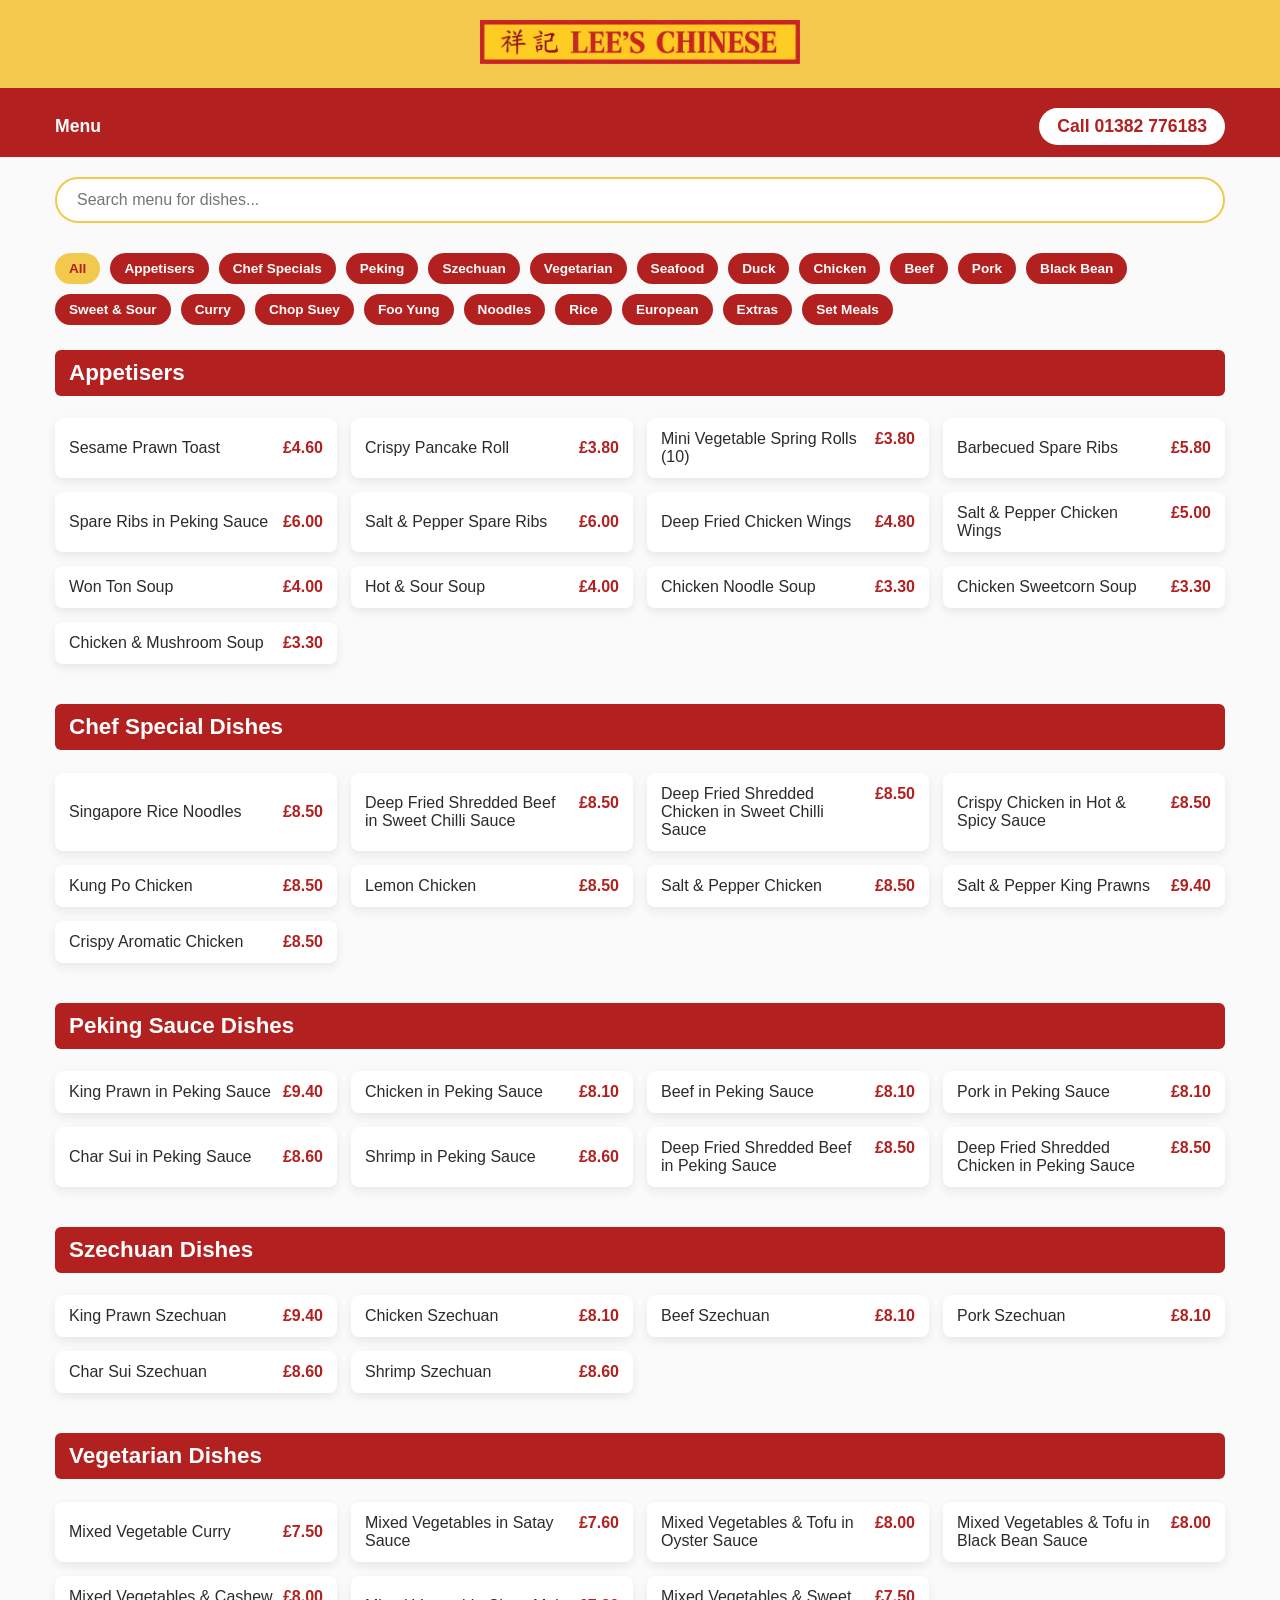
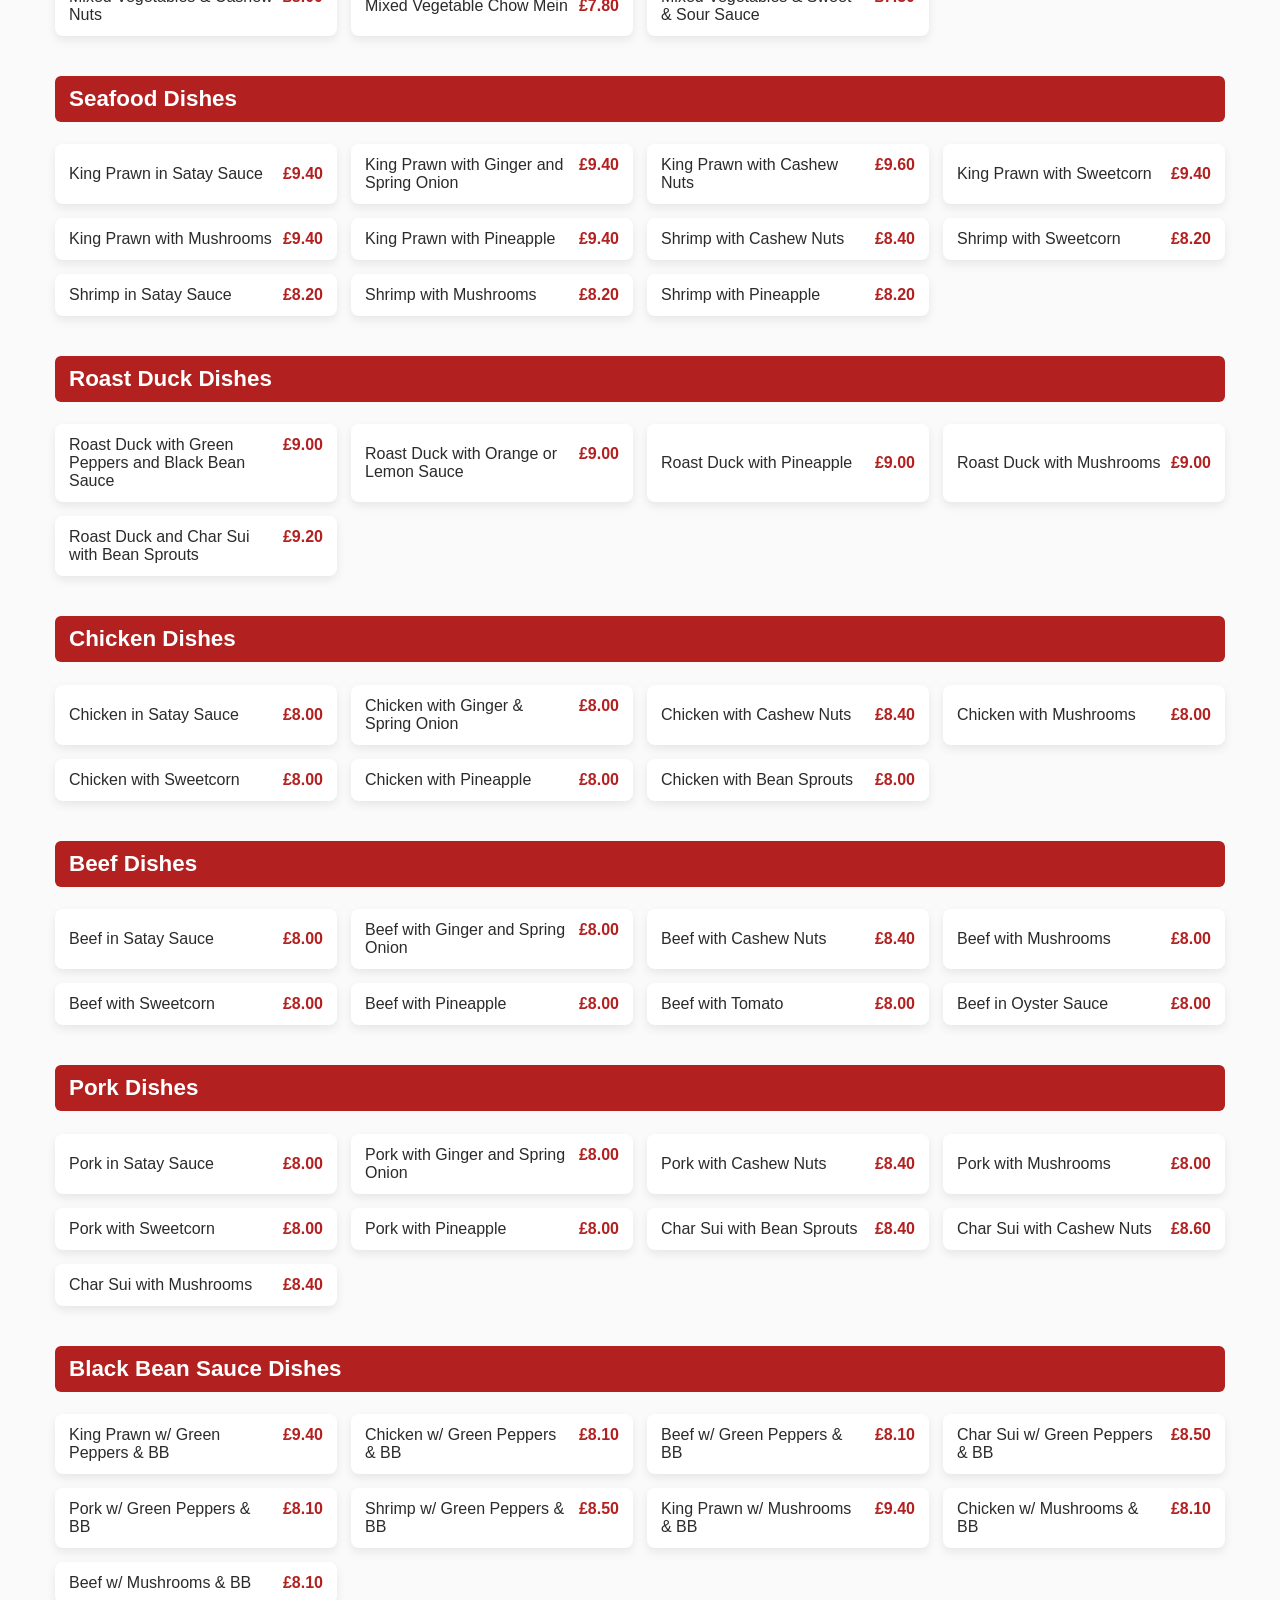
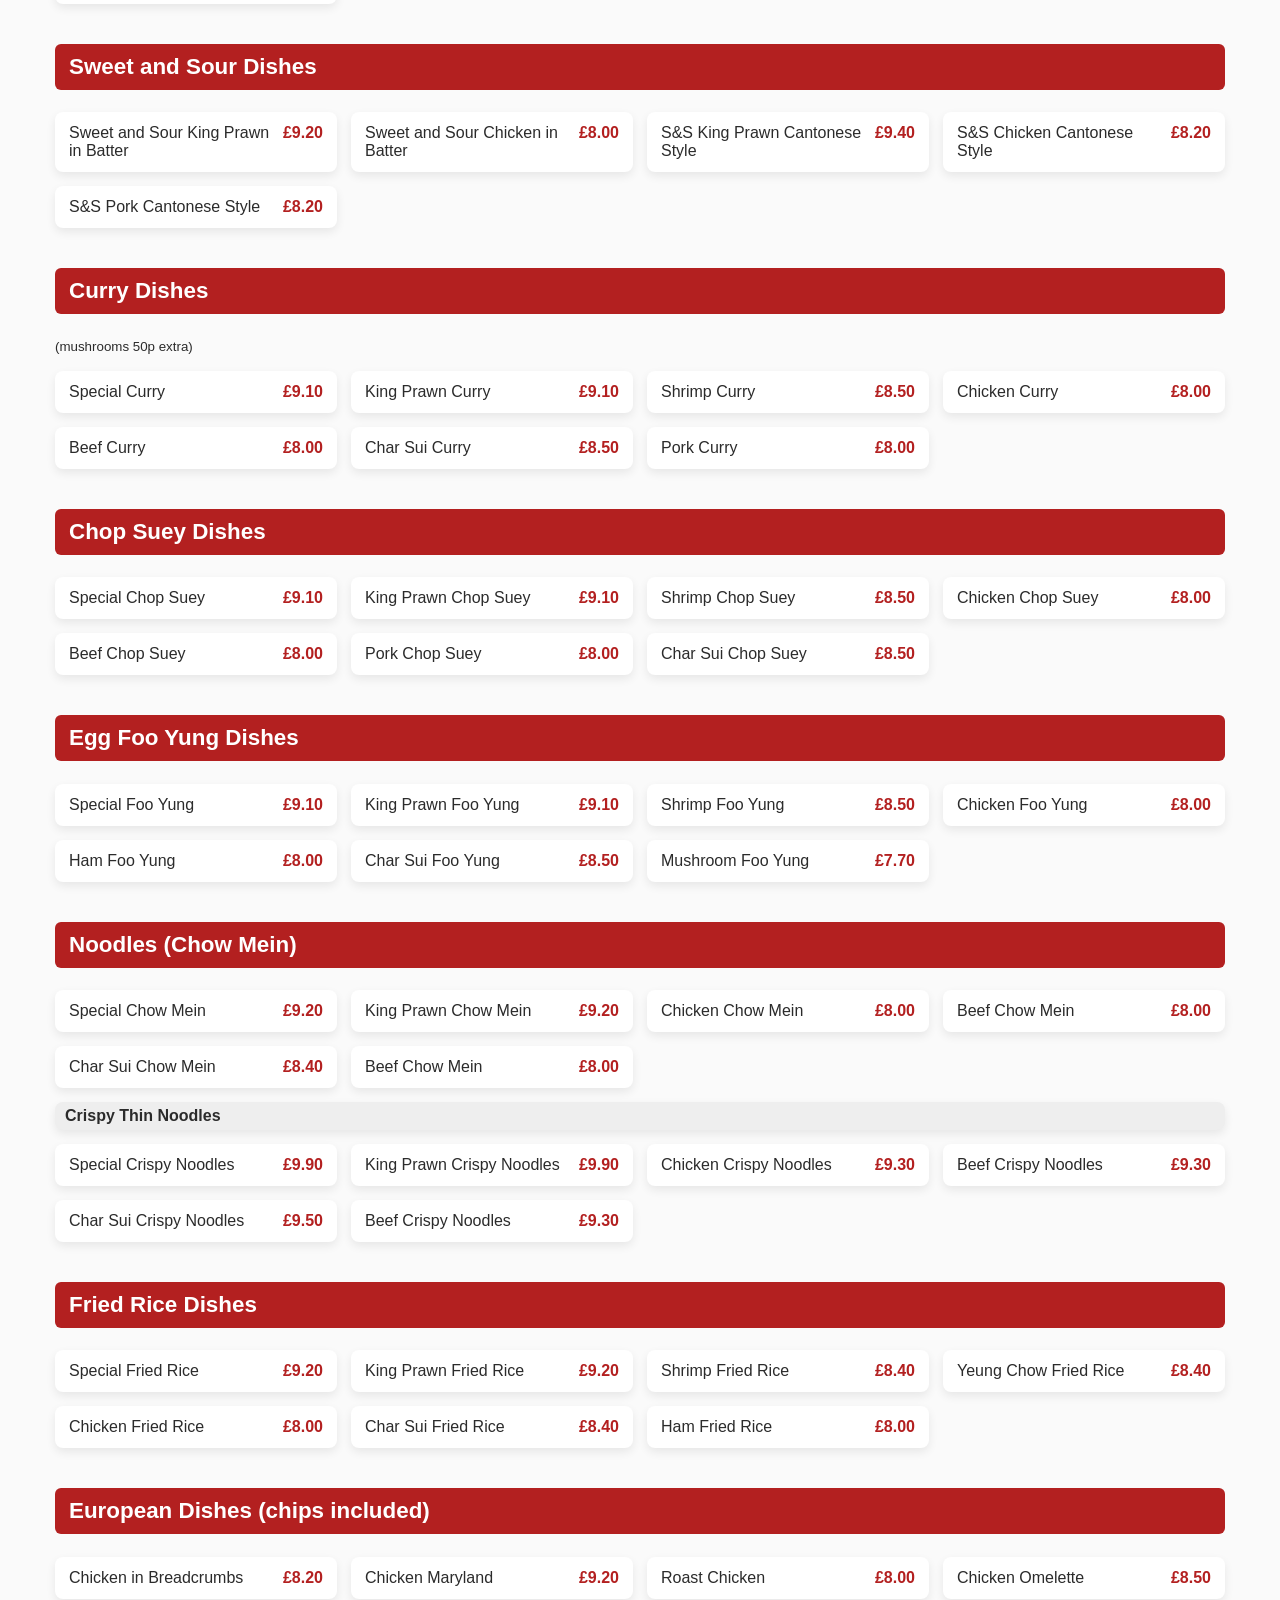
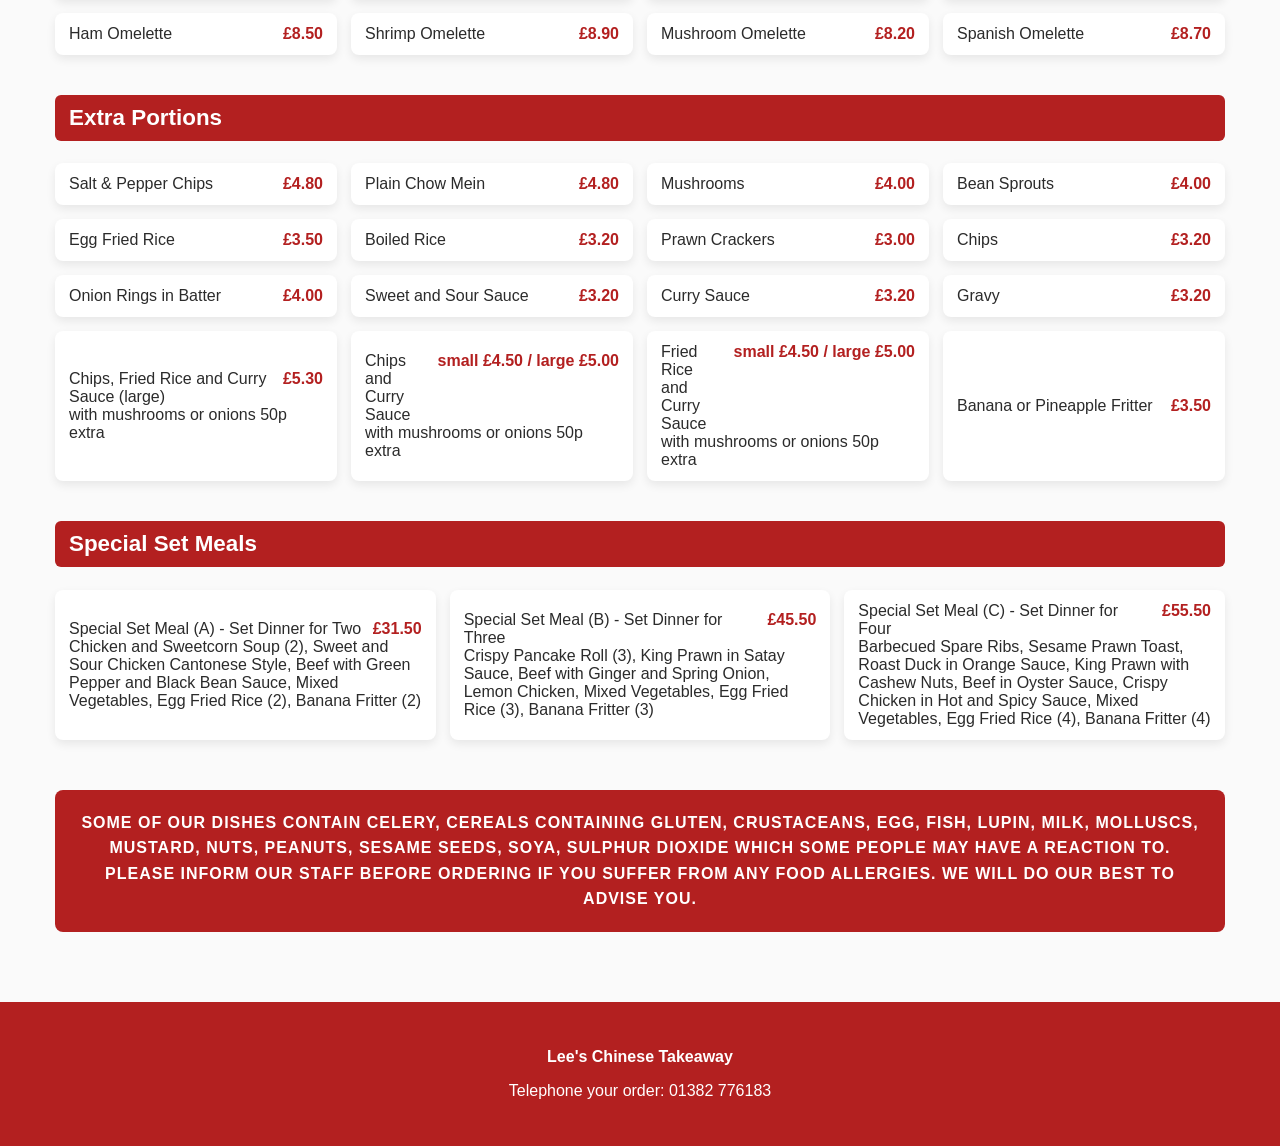
<file: projects/LeesChinese/index.html>
<!DOCTYPE html>
<html lang="en">
<head>
  <meta charset="UTF-8" />
  <meta name="viewport" content="width=device-width, initial-scale=1.0" />
  <title>Lee's Chinese</title>
  <style>
    :root {
      --red: #b32020;
      --gold: #f2c94c;
      --dark: #2b2b2b;
      --light: #ffffff;
    }

    * { box-sizing: border-box; scroll-behavior: smooth; }

    body {
      margin: 0;
      font-family: Arial, Helvetica, sans-serif;
      color: var(--dark);
      background: #fafafa;
    }

    header {
      background: var(--gold);
      border-bottom: 8px solid var(--red);
      padding: 20px 10px;
      text-align: center;
    }

    header img {
      max-width: 320px;
      width: 90%;
      height: auto;
    }

    nav {
      background: var(--red);
      padding: 12px 0;
      position: sticky;
      top: 0;
      z-index: 100;
    }

    .nav-inner {
      max-width: 1200px;
      margin: auto;
      display: flex;
      justify-content: space-between;
      align-items: center;
      padding: 0 15px;
    }

    nav a {
      color: white;
      text-decoration: none;
      font-weight: bold;
      font-size: 1.1rem;
    }

    .call-btn {
      background: white;
      color: var(--red);
      padding: 8px 18px;
      border-radius: 20px;
    }

    .info-bar {
      background: #fff;
      padding: 20px 15px;
      border-bottom: 1px solid #ddd;
    }

    .info-grid {
      max-width: 1200px;
      margin: auto;
      display: grid;
      grid-template-columns: repeat(auto-fit, minmax(250px, 1fr));
      gap: 20px;
    }

    .info-card h4 {
      color: var(--red);
      margin-top: 0;
      border-bottom: 2px solid var(--gold);
      display: inline-block;
    }

    .search-container {
      max-width: 1200px;
      margin: 20px auto;
      padding: 0 15px;
    }

    #menuSearch {
      width: 100%;
      padding: 12px 20px;
      border: 2px solid var(--gold);
      border-radius: 25px;
      font-size: 1rem;
      outline: none;
    }

    .hero {
      padding: 40px 20px;
      text-align: center;
      background: var(--gold);
    }

    .container {
      max-width: 1200px;
      margin: auto;
      padding: 10px 15px 30px;
    }

    .filters {
      display: flex;
      gap: 10px;
      flex-wrap: wrap;
      margin-bottom: 25px;
    }

    .filters button {
      border: none;
      padding: 8px 14px;
      border-radius: 16px;
      background: var(--red);
      color: white;
      cursor: pointer;
      font-weight: bold;
      font-size: 0.85rem;
    }

    .filters button.active {
      background: var(--gold);
      color: var(--red);
    }

    .menu-section {
      margin-bottom: 40px;
    }

    .menu-section h3 {
      background: var(--red);
      color: white;
      padding: 10px 14px;
      border-radius: 6px;
      font-size: 1.4rem;
    }

    .menu-grid {
      display: grid;
      grid-template-columns: repeat(auto-fit, minmax(280px, 1fr));
      gap: 14px;
      margin-top: 14px;
    }

    .menu-item {
      background: white;
      border-radius: 8px;
      padding: 12px 14px;
      box-shadow: 0 4px 10px rgba(0,0,0,0.08);
      display: flex;
      flex-direction: column;
      justify-content: center;
    }

    .item-main {
      display: flex;
      justify-content: space-between;
      align-items: flex-start;
      gap: 10px;
    }

    .menu-item span.price {
      font-weight: bold;
      color: var(--red);
      white-space: nowrap;
    }

    .description {
      font-size: 0.85rem;
      color: #666;
      margin-top: 5px;
    }

    #backToTop {
      position: fixed;
      bottom: 20px;
      right: 20px;
      background: var(--red);
      color: white;
      width: 45px;
      height: 45px;
      border-radius: 50%;
      border: 2px solid var(--gold);
      cursor: pointer;
      display: none;
      font-size: 20px;
      z-index: 1000;
    }

    footer {
      background: var(--red);
      color: white;
      text-align: center;
      padding: 30px 15px;
    }

    @media (max-width: 600px) {
      .nav-inner { flex-direction: column; gap: 10px; }
    }

        .watermark {
            position: fixed;
            top: 50%;
            left: 50%;
            transform: translate(-50%, -50%) rotate(-10deg);
            font-size: 15vw;
            font-weight: 900;
            color: rgba(255, 255, 255, 0.04); 
            white-space: nowrap;
            pointer-events: none; 
            z-index: 100; 
            user-select: none;
        }
  </style>
</head>
<body>

<header>
  <img src="assets/logo.png" alt="Lee's Chinese Logo">
</header>

<nav>
  <div class="nav-inner">
    <a href="#menu">Menu</a>
    <a class="call-btn" href="tel:01382776183">Call 01382 776183</a>
  </div>
</nav>

<section class="search-container">
  <input type="text" id="menuSearch" onkeyup="searchMenu()" placeholder="Search menu for dishes...">
</section>

<section id="menu" class="container">

  <div class="filters">
    <button class="active" onclick="filterMenu('all', this)">All</button>
    <button onclick="filterMenu('appetisers', this)">Appetisers</button>
    <button onclick="filterMenu('special', this)">Chef Specials</button>
    <button onclick="filterMenu('peking', this)">Peking</button>
    <button onclick="filterMenu('szechuan', this)">Szechuan</button>
    <button onclick="filterMenu('vegetarian', this)">Vegetarian</button>
    <button onclick="filterMenu('seafood', this)">Seafood</button>
    <button onclick="filterMenu('duck', this)">Duck</button>
    <button onclick="filterMenu('chicken', this)">Chicken</button>
    <button onclick="filterMenu('beef', this)">Beef</button>
    <button onclick="filterMenu('pork', this)">Pork</button>
    <button onclick="filterMenu('blackbean', this)">Black Bean</button>
    <button onclick="filterMenu('sweet', this)">Sweet & Sour</button>
    <button onclick="filterMenu('curry', this)">Curry</button>
    <button onclick="filterMenu('chop', this)">Chop Suey</button>
    <button onclick="filterMenu('fooyung', this)">Foo Yung</button>
    <button onclick="filterMenu('noodles', this)">Noodles</button>
    <button onclick="filterMenu('rice', this)">Rice</button>
    <button onclick="filterMenu('european', this)">European</button>
    <button onclick="filterMenu('extras', this)">Extras</button>
    <button onclick="filterMenu('setmeals', this)">Set Meals</button>
  </div>

  <div class="menu-section" data-category="appetisers">
    <h3>Appetisers</h3>
    <div class="menu-grid">
      <div class="menu-item"><div class="item-main">Sesame Prawn Toast <span class="price">£4.60</span></div></div>
      <div class="menu-item"><div class="item-main">Crispy Pancake Roll <span class="price">£3.80</span></div></div>
      <div class="menu-item"><div class="item-main">Mini Vegetable Spring Rolls (10) <span class="price">£3.80</span></div></div>
      <div class="menu-item"><div class="item-main">Barbecued Spare Ribs <span class="price">£5.80</span></div></div>
      <div class="menu-item"><div class="item-main">Spare Ribs in Peking Sauce <span class="price">£6.00</span></div></div>
      <div class="menu-item"><div class="item-main">Salt & Pepper Spare Ribs <span class="price">£6.00</span></div></div>
      <div class="menu-item"><div class="item-main">Deep Fried Chicken Wings <span class="price">£4.80</span></div></div>
      <div class="menu-item"><div class="item-main">Salt & Pepper Chicken Wings <span class="price">£5.00</span></div></div>
      <div class="menu-item"><div class="item-main">Won Ton Soup <span class="price">£4.00</span></div></div>
      <div class="menu-item"><div class="item-main">Hot & Sour Soup <span class="price">£4.00</span></div></div>
      <div class="menu-item"><div class="item-main">Chicken Noodle Soup <span class="price">£3.30</span></div></div>
      <div class="menu-item"><div class="item-main">Chicken Sweetcorn Soup <span class="price">£3.30</span></div></div>
      <div class="menu-item"><div class="item-main">Chicken & Mushroom Soup <span class="price">£3.30</span></div></div>
    </div>
  </div>

  <div class="menu-section" data-category="special">
    <h3>Chef Special Dishes</h3>
    <div class="menu-grid">
      <div class="menu-item"><div class="item-main">Singapore Rice Noodles <span class="price">£8.50</span></div></div>
      <div class="menu-item"><div class="item-main">Deep Fried Shredded Beef in Sweet Chilli Sauce <span class="price">£8.50</span></div></div>
      <div class="menu-item"><div class="item-main">Deep Fried Shredded Chicken in Sweet Chilli Sauce <span class="price">£8.50</span></div></div>
      <div class="menu-item"><div class="item-main">Crispy Chicken in Hot & Spicy Sauce <span class="price">£8.50</span></div></div>
      <div class="menu-item"><div class="item-main">Kung Po Chicken <span class="price">£8.50</span></div></div>
      <div class="menu-item"><div class="item-main">Lemon Chicken <span class="price">£8.50</span></div></div>
      <div class="menu-item"><div class="item-main">Salt & Pepper Chicken <span class="price">£8.50</span></div></div>
      <div class="menu-item"><div class="item-main">Salt & Pepper King Prawns <span class="price">£9.40</span></div></div>
      <div class="menu-item"><div class="item-main">Crispy Aromatic Chicken <span class="price">£8.50</span></div></div>
    </div>
  </div>

  <div class="menu-section" data-category="peking">
    <h3>Peking Sauce Dishes</h3>
    <div class="menu-grid">
      <div class="menu-item"><div class="item-main">King Prawn in Peking Sauce <span class="price">£9.40</span></div></div>
      <div class="menu-item"><div class="item-main">Chicken in Peking Sauce <span class="price">£8.10</span></div></div>
      <div class="menu-item"><div class="item-main">Beef in Peking Sauce <span class="price">£8.10</span></div></div>
      <div class="menu-item"><div class="item-main">Pork in Peking Sauce <span class="price">£8.10</span></div></div>
      <div class="menu-item"><div class="item-main">Char Sui in Peking Sauce <span class="price">£8.60</span></div></div>
      <div class="menu-item"><div class="item-main">Shrimp in Peking Sauce <span class="price">£8.60</span></div></div>
      <div class="menu-item"><div class="item-main">Deep Fried Shredded Beef in Peking Sauce <span class="price">£8.50</span></div></div>
      <div class="menu-item"><div class="item-main">Deep Fried Shredded Chicken in Peking Sauce <span class="price">£8.50</span></div></div>
    </div>
  </div>

  <div class="menu-section" data-category="szechuan">
    <h3>Szechuan Dishes</h3>
    <div class="menu-grid">
      <div class="menu-item"><div class="item-main">King Prawn Szechuan <span class="price">£9.40</span></div></div>
      <div class="menu-item"><div class="item-main">Chicken Szechuan <span class="price">£8.10</span></div></div>
      <div class="menu-item"><div class="item-main">Beef Szechuan <span class="price">£8.10</span></div></div>
      <div class="menu-item"><div class="item-main">Pork Szechuan <span class="price">£8.10</span></div></div>
      <div class="menu-item"><div class="item-main">Char Sui Szechuan <span class="price">£8.60</span></div></div>
      <div class="menu-item"><div class="item-main">Shrimp Szechuan <span class="price">£8.60</span></div></div>
    </div>
  </div>

  <div class="menu-section" data-category="vegetarian">
    <h3>Vegetarian Dishes</h3>
    <div class="menu-grid">
      <div class="menu-item"><div class="item-main">Mixed Vegetable Curry <span class="price">£7.50</span></div></div>
      <div class="menu-item"><div class="item-main">Mixed Vegetables in Satay Sauce <span class="price">£7.60</span></div></div>
      <div class="menu-item"><div class="item-main">Mixed Vegetables & Tofu in Oyster Sauce <span class="price">£8.00</span></div></div>
      <div class="menu-item"><div class="item-main">Mixed Vegetables & Tofu in Black Bean Sauce <span class="price">£8.00</span></div></div>
      <div class="menu-item"><div class="item-main">Mixed Vegetables & Cashew Nuts <span class="price">£8.00</span></div></div>
      <div class="menu-item"><div class="item-main">Mixed Vegetable Chow Mein <span class="price">£7.80</span></div></div>
      <div class="menu-item"><div class="item-main">Mixed Vegetables & Sweet & Sour Sauce  <span class="price">£7.50</span></div></div>
    </div>
  </div>

    <div class="menu-section" data-category="seafood">
    <h3>Seafood Dishes</h3>
    <div class="menu-grid">
        <div class="menu-item"><div class="item-main">King Prawn in Satay Sauce <span class="price">£9.40</span></div></div>
        <div class="menu-item"><div class="item-main">King Prawn with Ginger and Spring Onion <span class="price">£9.40</span></div></div>
        <div class="menu-item"><div class="item-main">King Prawn with Cashew Nuts <span class="price">£9.60</span></div></div>
        <div class="menu-item"><div class="item-main">King Prawn with Sweetcorn <span class="price">£9.40</span></div></div>
        <div class="menu-item"><div class="item-main">King Prawn with Mushrooms <span class="price">£9.40</span></div></div>
        <div class="menu-item"><div class="item-main">King Prawn with Pineapple <span class="price">£9.40</span></div></div>
        
        <div class="menu-item"><div class="item-main">Shrimp with Cashew Nuts <span class="price">£8.40</span></div></div>
        <div class="menu-item"><div class="item-main">Shrimp with Sweetcorn <span class="price">£8.20</span></div></div>
        <div class="menu-item"><div class="item-main">Shrimp in Satay Sauce <span class="price">£8.20</span></div></div>
        <div class="menu-item"><div class="item-main">Shrimp with Mushrooms <span class="price">£8.20</span></div></div>
        <div class="menu-item"><div class="item-main">Shrimp with Pineapple <span class="price">£8.20</span></div></div>
    </div>
    </div>

    <div class="menu-section" data-category="duck">
    <h3>Roast Duck Dishes</h3>
    <div class="menu-grid">
        <div class="menu-item"><div class="item-main">Roast Duck with Green Peppers and Black Bean Sauce <span class="price">£9.00</span></div></div>
        <div class="menu-item"><div class="item-main">Roast Duck with Orange or Lemon Sauce <span class="price">£9.00</span></div></div>
        <div class="menu-item"><div class="item-main">Roast Duck with Pineapple <span class="price">£9.00</span></div></div>
        <div class="menu-item"><div class="item-main">Roast Duck with Mushrooms <span class="price">£9.00</span></div></div>
        <div class="menu-item"><div class="item-main">Roast Duck and Char Sui with Bean Sprouts <span class="price">£9.20</span></div></div>
    </div>
    </div>

  <div class="menu-section" data-category="chicken">
    <h3>Chicken Dishes</h3>
    <div class="menu-grid">
      <div class="menu-item"><div class="item-main">Chicken in Satay Sauce <span class="price">£8.00</span></div></div>
      <div class="menu-item"><div class="item-main">Chicken with Ginger & Spring Onion <span class="price">£8.00</span></div></div>
      <div class="menu-item"><div class="item-main">Chicken with Cashew Nuts <span class="price">£8.40</span></div></div>
      <div class="menu-item"><div class="item-main">Chicken with Mushrooms <span class="price">£8.00</span></div></div>
      <div class="menu-item"><div class="item-main">Chicken with Sweetcorn <span class="price">£8.00</span></div></div>
      <div class="menu-item"><div class="item-main">Chicken with Pineapple <span class="price">£8.00</span></div></div>
      <div class="menu-item"><div class="item-main">Chicken with Bean Sprouts <span class="price">£8.00</span></div></div>
    </div>
  </div>

    <div class="menu-section" data-category="beef">
    <h3>Beef Dishes</h3>
    <div class="menu-grid">
        <div class="menu-item"><div class="item-main">Beef in Satay Sauce <span class="price">£8.00</span></div></div>
        <div class="menu-item"><div class="item-main">Beef with Ginger and Spring Onion <span class="price">£8.00</span></div></div>
        <div class="menu-item"><div class="item-main">Beef with Cashew Nuts <span class="price">£8.40</span></div></div>
        <div class="menu-item"><div class="item-main">Beef with Mushrooms <span class="price">£8.00</span></div></div>
        <div class="menu-item"><div class="item-main">Beef with Sweetcorn <span class="price">£8.00</span></div></div>
        <div class="menu-item"><div class="item-main">Beef with Pineapple <span class="price">£8.00</span></div></div>
        <div class="menu-item"><div class="item-main">Beef with Tomato <span class="price">£8.00</span></div></div>
        <div class="menu-item"><div class="item-main">Beef in Oyster Sauce <span class="price">£8.00</span></div></div>
    </div>
    </div>

    <div class="menu-section" data-category="pork">
    <h3>Pork Dishes</h3>
    <div class="menu-grid">
        <div class="menu-item"><div class="item-main">Pork in Satay Sauce <span class="price">£8.00</span></div></div>
        <div class="menu-item"><div class="item-main">Pork with Ginger and Spring Onion <span class="price">£8.00</span></div></div>
        <div class="menu-item"><div class="item-main">Pork with Cashew Nuts <span class="price">£8.40</span></div></div>
        <div class="menu-item"><div class="item-main">Pork with Mushrooms <span class="price">£8.00</span></div></div>
        <div class="menu-item"><div class="item-main">Pork with Sweetcorn <span class="price">£8.00</span></div></div>
        <div class="menu-item"><div class="item-main">Pork with Pineapple <span class="price">£8.00</span></div></div>
        <div class="menu-item"><div class="item-main">Char Sui with Bean Sprouts <span class="price">£8.40</span></div></div>
        <div class="menu-item"><div class="item-main">Char Sui with Cashew Nuts <span class="price">£8.60</span></div></div>
        <div class="menu-item"><div class="item-main">Char Sui with Mushrooms <span class="price">£8.40</span></div></div>
    </div>
    </div>

  <div class="menu-section" data-category="blackbean">
    <h3>Black Bean Sauce Dishes</h3>
    <div class="menu-grid">
      <div class="menu-item"><div class="item-main">King Prawn w/ Green Peppers & BB <span class="price">£9.40</span></div></div>
      <div class="menu-item"><div class="item-main">Chicken w/ Green Peppers & BB <span class="price">£8.10</span></div></div>
      <div class="menu-item"><div class="item-main">Beef w/ Green Peppers & BB <span class="price">£8.10</span></div></div>
      <div class="menu-item"><div class="item-main">Char Sui w/ Green Peppers & BB <span class="price">£8.50</span></div></div>
      <div class="menu-item"><div class="item-main">Pork w/ Green Peppers & BB <span class="price">£8.10</span></div></div>
      <div class="menu-item"><div class="item-main">Shrimp w/ Green Peppers & BB <span class="price">£8.50</span></div></div>
      <div class="menu-item"><div class="item-main">King Prawn w/ Mushrooms & BB <span class="price">£9.40</span></div></div>
      <div class="menu-item"><div class="item-main">Chicken w/ Mushrooms & BB <span class="price">£8.10</span></div></div>
      <div class="menu-item"><div class="item-main">Beef w/ Mushrooms & BB <span class="price">£8.10</span></div></div>
    </div>
  </div>

  <div class="menu-section" data-category="sweet">
    <h3>Sweet and Sour Dishes</h3>
    <div class="menu-grid">
      <div class="menu-item"><div class="item-main">Sweet and Sour King Prawn in Batter <span class="price">£9.20</span></div></div>
      <div class="menu-item"><div class="item-main">Sweet and Sour Chicken in Batter <span class="price">£8.00</span></div></div>
      <div class="menu-item"><div class="item-main">S&S King Prawn Cantonese Style <span class="price">£9.40</span></div></div>
      <div class="menu-item"><div class="item-main">S&S Chicken Cantonese Style <span class="price">£8.20</span></div></div>
      <div class="menu-item"><div class="item-main">S&S Pork Cantonese Style <span class="price">£8.20</span></div></div>
    </div>
  </div>

  <div class="menu-section" data-category="curry">
    <h3>Curry Dishes</h3>
    <p><small>(mushrooms 50p extra)</small></p>
    <div class="menu-grid">
      <div class="menu-item"><div class="item-main">Special Curry <span class="price">£9.10</span></div></div>
      <div class="menu-item"><div class="item-main">King Prawn Curry <span class="price">£9.10</span></div></div>
      <div class="menu-item"><div class="item-main">Shrimp Curry <span class="price">£8.50</span></div></div>
      <div class="menu-item"><div class="item-main">Chicken Curry <span class="price">£8.00</span></div></div>
      <div class="menu-item"><div class="item-main">Beef Curry <span class="price">£8.00</span></div></div>
      <div class="menu-item"><div class="item-main">Char Sui Curry <span class="price">£8.50</span></div></div>
      <div class="menu-item"><div class="item-main">Pork Curry <span class="price">£8.00</span></div></div>
    </div>
  </div>

  <div class="menu-section" data-category="chop">
    <h3>Chop Suey Dishes</h3>
    <div class="menu-grid">
      <div class="menu-item"><div class="item-main">Special Chop Suey <span class="price">£9.10</span></div></div>
      <div class="menu-item"><div class="item-main">King Prawn Chop Suey <span class="price">£9.10</span></div></div>
      <div class="menu-item"><div class="item-main">Shrimp Chop Suey <span class="price">£8.50</span></div></div>
      <div class="menu-item"><div class="item-main">Chicken Chop Suey <span class="price">£8.00</span></div></div>
      <div class="menu-item"><div class="item-main">Beef Chop Suey <span class="price">£8.00</span></div></div>
      <div class="menu-item"><div class="item-main">Pork Chop Suey <span class="price">£8.00</span></div></div>
      <div class="menu-item"><div class="item-main">Char Sui Chop Suey <span class="price">£8.50</span></div></div>
    </div>
  </div>

  <div class="menu-section" data-category="fooyung">
    <h3>Egg Foo Yung Dishes</h3>
    <div class="menu-grid">
      <div class="menu-item"><div class="item-main">Special Foo Yung <span class="price">£9.10</span></div></div>
      <div class="menu-item"><div class="item-main">King Prawn Foo Yung <span class="price">£9.10</span></div></div>
      <div class="menu-item"><div class="item-main">Shrimp Foo Yung <span class="price">£8.50</span></div></div>
      <div class="menu-item"><div class="item-main">Chicken Foo Yung <span class="price">£8.00</span></div></div>
      <div class="menu-item"><div class="item-main">Ham Foo Yung <span class="price">£8.00</span></div></div>
      <div class="menu-item"><div class="item-main">Char Sui Foo Yung <span class="price">£8.50</span></div></div>
      <div class="menu-item"><div class="item-main">Mushroom Foo Yung <span class="price">£7.70</span></div></div>
    </div>
  </div>

  <div class="menu-section" data-category="noodles">
    <h3>Noodles (Chow Mein)</h3>
    <div class="menu-grid">
      <div class="menu-item"><div class="item-main">Special Chow Mein <span class="price">£9.20</span></div></div>
      <div class="menu-item"><div class="item-main">King Prawn Chow Mein <span class="price">£9.20</span></div></div>
      <div class="menu-item"><div class="item-main">Chicken Chow Mein <span class="price">£8.00</span></div></div>
      <div class="menu-item"><div class="item-main">Beef Chow Mein <span class="price">£8.00</span></div></div>
      <div class="menu-item"><div class="item-main">Char Sui Chow Mein <span class="price">£8.40</span></div></div>
      <div class="menu-item"><div class="item-main">Beef Chow Mein <span class="price">£8.00</span></div></div>
      <div class="menu-item" style="grid-column: 1 / -1; background: #eee; padding: 5px 10px;"><strong>Crispy Thin Noodles</strong></div>
      <div class="menu-item"><div class="item-main">Special Crispy Noodles <span class="price">£9.90</span></div></div>
      <div class="menu-item"><div class="item-main">King Prawn Crispy Noodles <span class="price">£9.90</span></div></div>
      <div class="menu-item"><div class="item-main">Chicken Crispy Noodles <span class="price">£9.30</span></div></div>
      <div class="menu-item"><div class="item-main">Beef Crispy Noodles <span class="price">£9.30</span></div></div>
      <div class="menu-item"><div class="item-main">Char Sui Crispy Noodles <span class="price">£9.50</span></div></div>
      <div class="menu-item"><div class="item-main">Beef Crispy Noodles <span class="price">£9.30</span></div></div>
    </div>
  </div>

  <div class="menu-section" data-category="rice">
    <h3>Fried Rice Dishes</h3>
    <div class="menu-grid">
      <div class="menu-item"><div class="item-main">Special Fried Rice <span class="price">£9.20</span></div></div>
      <div class="menu-item"><div class="item-main">King Prawn Fried Rice <span class="price">£9.20</span></div></div>
      <div class="menu-item"><div class="item-main">Shrimp Fried Rice <span class="price">£8.40</span></div></div>
      <div class="menu-item"><div class="item-main">Yeung Chow Fried Rice <span class="price">£8.40</span></div></div>
      <div class="menu-item"><div class="item-main">Chicken Fried Rice <span class="price">£8.00</span></div></div>
      <div class="menu-item"><div class="item-main">Char Sui Fried Rice <span class="price">£8.40</span></div></div>
      <div class="menu-item"><div class="item-main">Ham Fried Rice <span class="price">£8.00</span></div></div>
    </div>
  </div>

    <div class="menu-section" data-category="european">
    <h3>European Dishes <span class="note">(chips included)</span></h3>
    <div class="menu-grid">
        <div class="menu-item"><div class="item-main">Chicken in Breadcrumbs <span class="price">£8.20</span></div></div>
        <div class="menu-item"><div class="item-main">Chicken Maryland <span class="price">£9.20</span></div></div>
        <div class="menu-item"><div class="item-main">Roast Chicken <span class="price">£8.00</span></div></div>
        <div class="menu-item"><div class="item-main">Chicken Omelette <span class="price">£8.50</span></div></div>
        <div class="menu-item"><div class="item-main">Ham Omelette <span class="price">£8.50</span></div></div>
        <div class="menu-item"><div class="item-main">Shrimp Omelette <span class="price">£8.90</span></div></div>
        <div class="menu-item"><div class="item-main">Mushroom Omelette <span class="price">£8.20</span></div></div>
        <div class="menu-item"><div class="item-main">Spanish Omelette <span class="price">£8.70</span></div></div>
    </div>
    </div>

    <div class="menu-section" data-category="extras">
    <h3>Extra Portions</h3>
    <div class="menu-grid">
        <div class="menu-item"><div class="item-main">Salt & Pepper Chips <span class="price">£4.80</span></div></div>
        <div class="menu-item"><div class="item-main">Plain Chow Mein <span class="price">£4.80</span></div></div>
        <div class="menu-item"><div class="item-main">Mushrooms <span class="price">£4.00</span></div></div>
        <div class="menu-item"><div class="item-main">Bean Sprouts <span class="price">£4.00</span></div></div>
        <div class="menu-item"><div class="item-main">Egg Fried Rice <span class="price">£3.50</span></div></div>
        <div class="menu-item"><div class="item-main">Boiled Rice <span class="price">£3.20</span></div></div>
        <div class="menu-item"><div class="item-main">Prawn Crackers <span class="price">£3.00</span></div></div>
        <div class="menu-item"><div class="item-main">Chips <span class="price">£3.20</span></div></div>
        <div class="menu-item"><div class="item-main">Onion Rings in Batter <span class="price">£4.00</span></div></div>
        <div class="menu-item"><div class="item-main">Sweet and Sour Sauce <span class="price">£3.20</span></div></div>
        <div class="menu-item"><div class="item-main">Curry Sauce <span class="price">£3.20</span></div></div>
        <div class="menu-item"><div class="item-main">Gravy <span class="price">£3.20</span></div></div>
        <div class="menu-item">
        <div class="item-main">Chips, Fried Rice and Curry Sauce (large) <span class="price">£5.30</span></div>
        <div class="item-sub">with mushrooms or onions 50p extra</div>
        </div>
        <div class="menu-item">
        <div class="item-main">Chips and Curry Sauce <span class="price">small £4.50 / large £5.00</span></div>
        <div class="item-sub">with mushrooms or onions 50p extra</div>
        </div>
        <div class="menu-item">
        <div class="item-main">Fried Rice and Curry Sauce <span class="price">small £4.50 / large £5.00</span></div>
        <div class="item-sub">with mushrooms or onions 50p extra</div>
        </div>
        <div class="menu-item"><div class="item-main">Banana or Pineapple Fritter <span class="price">£3.50</span></div></div>
    </div>
    </div>

    <div class="menu-section" data-category="sets">
    <h3>Special Set Meals</h3>
    <div class="menu-grid">
        <div class="menu-item">
        <div class="item-main">Special Set Meal (A) - Set Dinner for Two <span class="price">£31.50</span></div>
        <div class="item-sub">Chicken and Sweetcorn Soup (2), Sweet and Sour Chicken Cantonese Style, Beef with Green Pepper and Black Bean Sauce, Mixed Vegetables, Egg Fried Rice (2), Banana Fritter (2)</div>
        </div>
        <div class="menu-item">
        <div class="item-main">Special Set Meal (B) - Set Dinner for Three <span class="price">£45.50</span></div>
        <div class="item-sub">Crispy Pancake Roll (3), King Prawn in Satay Sauce, Beef with Ginger and Spring Onion, Lemon Chicken, Mixed Vegetables, Egg Fried Rice (3), Banana Fritter (3)</div>
        </div>
        <div class="menu-item">
        <div class="item-main">Special Set Meal (C) - Set Dinner for Four <span class="price">£55.50</span></div>
        <div class="item-sub">Barbecued Spare Ribs, Sesame Prawn Toast, Roast Duck in Orange Sauce, King Prawn with Cashew Nuts, Beef in Oyster Sauce, Crispy Chicken in Hot and Spicy Sauce, Mixed Vegetables, Egg Fried Rice (4), Banana Fritter (4)</div>
        </div>
    </div>
    </div>

<div class="menu-section" style="margin-top: 50px;">
    <div style="background-color: var(--red); color: white; padding: 20px; border-radius: 8px; text-align: center; line-height: 1.6;">
      <p style="margin: 0; font-weight: bold; text-transform: uppercase; letter-spacing: 1px;">
        Some of our dishes contain CELERY, CEREALS CONTAINING GLUTEN, CRUSTACEANS, EGG, FISH, LUPIN, MILK, MOLLUSCS, MUSTARD, NUTS, PEANUTS, SESAME SEEDS, SOYA, SULPHUR DIOXIDE which some people may have a reaction to. Please inform our staff before ordering if you suffer from any food allergies. We will do our best to advise you.
      </p>
    </div>
  </div>

</section>

<button id="backToTop" onclick="window.scrollTo(0,0)" title="Back to Top">↑</button>

<footer>
  <p><strong>Lee's Chinese Takeaway</strong></p>
  <p><a href="tel:01382776183" style="color:white; text-decoration:none;">Telephone your order: 01382 776183</a></p>
</footer>

<script>
  function filterMenu(category, btn) {
    document.getElementById('menuSearch').value = ''; 
    document.querySelectorAll('.filters button').forEach(b => b.classList.remove('active'));
    btn.classList.add('active');
    document.querySelectorAll('.menu-section').forEach(section => {
      section.style.display = (category === 'all' || section.dataset.category === category) ? 'block' : 'none';
      section.querySelectorAll('.menu-item').forEach(item => item.style.display = 'flex');
    });
  }

  function searchMenu() {
    let input = document.getElementById('menuSearch').value.toLowerCase();
    let sections = document.querySelectorAll('.menu-section');
    sections.forEach(section => {
      let items = section.querySelectorAll('.menu-item');
      let sectionHasMatch = false;
      items.forEach(item => {
        let text = item.innerText.toLowerCase();
        if (text.includes(input)) {
          item.style.display = 'flex';
          sectionHasMatch = true;
        } else {
          item.style.display = 'none';
        }
      });
      // Keep allergy warning visible or hide based on search
      if (section.dataset.category) {
          section.style.display = sectionHasMatch ? 'block' : 'none';
      }
    });
  }

  window.onscroll = function() {
    let btn = document.getElementById("backToTop");
    if (document.body.scrollTop > 300 || document.documentElement.scrollTop > 300) {
      btn.style.display = "block";
    } else {
      btn.style.display = "none";
    }
  };
</script>

</body>
</html>
</file>
<file: style.css>
/* --- CSS Reset & Variables --- */
:root {
    --primary: #0056b3;       /* Main Branding Blue matching the logo */
    --primary-light: #e6f0fa;
    --text-dark: #1e293b;
    --text-light: #64748b;
    --bg-white: #ffffff;
    --bg-light: #f8fafc;
    --border-color: #e2e8f0;
    --font-sans: 'Plus Jakarta Sans', sans-serif;
    --font-mono: 'Space Grotesk', sans-serif;
    --transition: all 0.3s cubic-bezier(0.4, 0, 0.2, 1);
}

* {
    box-sizing: border-box;
    margin: 0;
    padding: 0;
}

html {
    scroll-behavior: smooth;
}

body {
    font-family: var(--font-sans);
    color: var(--text-dark);
    background-color: var(--bg-white);
    line-height: 1.6;
    overflow-x: hidden;
    -webkit-font-smoothing: antialiased;
}

/* --- Layout Utilities --- */
.container {
    width: 100%;
    max-width: 1200px;
    margin: 0 auto;
    padding: 0 20px;
}

.grid-2 {
    display: grid;
    grid-template-columns: 1fr;
    gap: 40px;
}

.section-padding {
    padding: 60px 0;
}

@media (min-width: 768px) {
    .grid-2 {
        grid-template-columns: 1fr 1fr;
        gap: 48px;
        align-items: center;
    }
    .section-padding {
        padding: 90px 0;
    }
}

.bg-light {
    background-color: var(--bg-light);
}

.text-center {
    text-align: center;
}

/* --- Typography / UI Accents --- */
h1, h2, h3, h4 {
    font-family: var(--font-sans);
    font-weight: 700;
    letter-spacing: -0.02em;
    line-height: 1.2;
    margin-bottom: 16px;
}

.section-tag {
    display: inline-block;
    font-family: var(--font-mono);
    text-transform: uppercase;
    color: var(--primary);
    font-size: 13px;
    font-weight: 700;
    letter-spacing: 0.05em;
    margin-bottom: 12px;
}

.section-title {
    font-size: 28px;
    margin-bottom: 20px;
}

.section-subtitle {
    color: var(--text-light);
    max-width: 600px;
    margin: 0 auto 36px auto;
    font-size: 16px;
}

@media (min-width: 768px) {
    .section-title {
        font-size: 38px;
        margin-bottom: 24px;
    }
    .section-subtitle {
        margin-bottom: 48px;
        font-size: 18px;
    }
}

/* --- Buttons --- */
.btn {
    display: inline-flex;
    align-items: center;
    justify-content: center;
    padding: 0 24px;
    height: 46px;
    box-sizing: border-box;
    border-radius: 6px;
    font-weight: 600;
    text-decoration: none;
    transition: var(--transition);
    cursor: pointer;
    font-size: 14px;
    line-height: 1 !important;
    white-space: nowrap;
}

.btn-primary {
    background-color: var(--primary);
    color: white;
    border: 1px solid var(--primary);
}

.btn-primary:hover {
    background-color: #004494;
    transform: translateY(-2px);
}

.btn-secondary {
    background-color: var(--text-dark);
    color: white;
    border: 1px solid var(--text-dark);
}

.btn-secondary:hover {
    background-color: #ffffff;
    color: var(--text-dark);
    border-color: var(--border-color);
}

.btn-outline {
    background-color: transparent;
    color: var(--text-dark);
    border: 1px solid var(--border-color);
}

.btn-outline:hover {
    background-color: var(--bg-light);
    border-color: var(--text-light);
}

.btn-full {
    width: 100%;
    text-align: center;
}

.btn-sm {
    height: 38px;
    padding: 0 16px;
    font-size: 13px;
}

/* --- Navigation Header --- */
.site-header {
    background-color: rgba(255, 255, 255, 0.9);
    backdrop-filter: blur(8px);
    border-bottom: 1px solid var(--border-color);
    position: sticky;
    top: 0;
    z-index: 100;
    padding: 12px 0;
}

.nav-container {
    display: flex;
    flex-direction: column;
    gap: 16px;
    align-items: center;
}

.logo-link {
    display: flex;
    align-items: center;
}

.nav-logo {
    height: 44px;
    width: auto;
    display: block;
}

.main-nav {
    display: flex;
    align-items: center;
    justify-content: center;
    flex-wrap: wrap;
    gap: 16px;
    width: 100%;
}

.main-nav a {
    text-decoration: none;
    color: var(--text-dark);
    font-weight: 500;
    font-size: 14px;
    transition: var(--transition);
}

.main-nav a.btn-secondary {
    color: #ffffff;
    background-color: var(--text-dark);
}

.main-nav a.btn-primary {
    color: #ffffff;
    background-color: var(--primary);
}

.main-nav a:not(.btn):hover {
    color: var(--primary);
}

@media (min-width: 768px) {
    .site-header {
        padding: 16px 0;
    }
    .nav-container {
        flex-direction: row;
        justify-content: space-between;
    }
    .nav-logo {
        height: 52px;
    }
    .main-nav {
        width: auto;
        gap: 24px;
    }
    .main-nav a {
        font-size: 15px;
    }
}

/* --- Hero Section --- */
.hero-section {
    padding: 60px 0 40px 0;
    background: radial-gradient(circle at 50% 20%, var(--primary-light) 0%, transparent 50%);
}

.badge {
    display: inline-block;
    background-color: var(--primary-light);
    color: var(--primary);
    padding: 6px 14px;
    border-radius: 20px;
    font-size: 12px;
    font-weight: 600;
    margin-bottom: 20px;
    text-align: center;
    max-width: 100%;
}

.hero-section h1 {
    font-size: 36px;
    line-height: 1.15;
    margin-bottom: 20px;
}

.text-gradient {
    color: var(--primary);
}

.hero-lead {
    font-size: 16px;
    color: var(--text-light);
    max-width: 680px;
    margin-bottom: 28px;
}

.hero-cta {
    display: flex;
    flex-direction: column;
    gap: 12px;
    margin-bottom: 48px;
}

.hero-cta .btn {
    width: 100%;
}

.hero-stats {
    display: flex;
    justify-content: space-between;
    gap: 16px;
    border-top: 1px solid var(--border-color);
    padding-top: 24px;
}

.stat-item strong {
    display: block;
    font-size: 22px;
    font-family: var(--font-mono);
    color: var(--text-dark);
    line-height: 1;
}

.stat-item span {
    font-size: 12px;
    color: var(--text-light);
}

/* Hero Section Load Animations (Staggered) */
.hero-section .badge,
.hero-section h1,
.hero-section .hero-lead,
.hero-section .hero-cta,
.hero-section .hero-stats {
    animation: fadeUp 0.8s cubic-bezier(0.2, 0.8, 0.2, 1) forwards;
    opacity: 0;
    transform: translateY(30px);
}

.hero-section .badge { animation-delay: 0.1s; }
.hero-section h1 { animation-delay: 0.2s; }
.hero-section .hero-lead { animation-delay: 0.3s; }
.hero-section .hero-cta { animation-delay: 0.4s; }
.hero-section .hero-stats { animation-delay: 0.5s; }

@keyframes fadeUp {
    to {
        opacity: 1;
        transform: translateY(0);
    }
}

@media (min-width: 768px) {
    .hero-section {
        padding: 100px 0 60px 0;
        background: radial-gradient(circle at 90% 10%, var(--primary-light) 0%, transparent 40%);
    }
    .badge {
        font-size: 13px;
        margin-bottom: 24px;
    }
    .hero-section h1 {
        font-size: 56px;
    }
    .hero-lead {
        font-size: 19px;
        margin-bottom: 32px;
    }
    .hero-cta {
        flex-direction: row;
        gap: 16px;
        margin-bottom: 60px;
    }
    .hero-cta .btn {
        width: auto;
    }
    .hero-stats {
        justify-content: flex-start;
        gap: 40px;
        padding-top: 32px;
    }
    .stat-item strong {
        font-size: 28px;
    }
    .stat-item span {
        font-size: 14px;
    }
}

/* --- About Card Features --- */
.about-features {
    display: grid;
    grid-template-columns: 1fr;
    gap: 16px;
}

@media (min-width: 480px) {
    .about-features {
        grid-template-columns: 1fr 1fr;
        gap: 20px;
    }
}

.feature-card {
    background: var(--bg-light);
    padding: 20px;
    border-radius: 8px;
    border: 1px solid var(--border-color);
    transition: var(--transition);
}

.feature-card:hover {
    transform: translateY(-4px);
    box-shadow: 0 12px 24px rgba(0,0,0,0.03);
    border-color: var(--primary);
}

.feature-icon {
    font-size: 22px;
    margin-bottom: 10px;
}

.feature-card h3 {
    font-size: 15px;
    margin-bottom: 6px;
}

.feature-card p {
    font-size: 13px;
    color: var(--text-light);
    line-height: 1.5;
}

@media (min-width: 768px) {
    .feature-card {
        padding: 24px;
    }
    .feature-icon {
        font-size: 24px;
    }
    .feature-card h3 {
        font-size: 16px;
    }
}

/* --- Services Layout --- */
.services-grid {
    display: grid;
    grid-template-columns: 1fr;
    gap: 20px;
}

.service-card {
    background: var(--bg-white);
    padding: 24px;
    border-radius: 8px;
    border: 1px solid var(--border-color);
    position: relative;
    transition: var(--transition);
}

.service-card:hover {
    transform: translateY(-4px);
    box-shadow: 0 12px 24px rgba(0,0,0,0.03);
    border-color: var(--primary);
}

.service-num {
    font-family: var(--font-mono);
    color: #cbd5e1;
    font-size: 13px;
    font-weight: 700;
    margin-bottom: 12px;
}

.service-card h3 {
    font-size: 18px;
    margin-bottom: 12px;
}

.service-card p {
    color: var(--text-light);
    font-size: 14px;
    margin-bottom: 20px;
}

.service-tags {
    display: flex;
    flex-wrap: wrap;
    gap: 8px;
}

.service-tags span {
    background: var(--bg-light);
    padding: 4px 10px;
    border-radius: 4px;
    font-size: 12px;
    color: var(--text-dark);
    font-weight: 500;
}

@media (min-width: 768px) {
    .services-grid {
        grid-template-columns: repeat(auto-fit, minmax(300px, 1fr));
        gap: 32px;
    }
    .service-card {
        padding: 40px;
    }
    .service-num {
        font-size: 14px;
        margin-bottom: 16px;
    }
    .service-card h3 {
        font-size: 20px;
        margin-bottom: 16px;
    }
    .service-card p {
        font-size: 15px;
        margin-bottom: 24px;
    }
}

/* --- Toolkit Progress Bars --- */
.availability-box {
    margin-top: 24px;
    margin-bottom: 32px;
    background: var(--primary-light);
    padding: 20px;
    border-radius: 6px;
}

.availability-box h4 {
    color: var(--primary);
    font-size: 15px;
    margin-bottom: 8px;
}

.availability-box ul {
    list-style: none;
}

.availability-box li {
    font-size: 14px;
    font-weight: 600;
    margin-bottom: 4px;
}

.skills-bars {
    display: flex;
    flex-direction: column;
    gap: 16px;
}

.skill-info {
    display: flex;
    justify-content: space-between;
    font-size: 13px;
    font-weight: 600;
    margin-bottom: 4px;
}

.skill-bar {
    background: var(--bg-light);
    height: 8px;
    border-radius: 4px;
    overflow: hidden;
}

.skill-progress {
    background: var(--primary);
    height: 100%;
    border-radius: 4px;
    transition: width 1.5s cubic-bezier(0.2, 0.8, 0.2, 1);
}

@media (min-width: 768px) {
    .availability-box {
        margin-top: 32px;
        margin-bottom: 0;
    }
    .skills-bars {
        gap: 20px;
    }
    .skill-info {
        font-size: 14px;
        margin-bottom: 6px;
    }
}

/* Reviews Grid Layout */
.reviews-grid {
    display: grid;
    grid-template-columns: repeat(auto-fit, minmax(320px, 1fr));
    gap: 2rem;
    margin-top: 3rem;
}

/* Individual Review Card */
.review-card {
    background-color: #ffffff;
    padding: 2.5rem;
    border-radius: 16px;
    border: 1px solid #f3f4f6;
    box-shadow: 0 10px 30px rgba(0, 0, 0, 0.04);
    display: flex;
    flex-direction: column;
    transition: transform 0.3s ease, box-shadow 0.3s ease;
}

.review-card:hover {
    transform: translateY(-5px);
    box-shadow: 0 20px 40px rgba(0, 0, 0, 0.08);
}

/* Star Rating */
.review-card .stars {
    color: #F59E0B; /* A nice, warm gold color */
    font-size: 1.25rem;
    letter-spacing: 2px;
    margin-bottom: 1.25rem;
}

/* The Quote Text */
.review-card .review-text {
    font-size: 1.05rem;
    line-height: 1.7;
    color: #4b5563; /* Softer dark gray for readability */
    font-style: italic;
    margin-bottom: 2rem;
    flex-grow: 1; /* This pushes the author info to the bottom if one review is longer than the other */
}

/* Author Section */
.review-author {
    display: flex;
    align-items: center;
    border-top: 1px solid #f3f4f6;
    padding-top: 1.5rem;
}

.author-info {
    display: flex;
    flex-direction: column;
}

.author-info strong {
    font-family: 'Space Grotesk', sans-serif;
    color: #111827;
    font-size: 1.1rem;
    font-weight: 700;
}

.author-info span {
    font-family: 'Plus Jakarta Sans', sans-serif;
    font-size: 0.85rem;
    color: #6b7280;
    margin-top: 0.25rem;
}

/* --- Portfolio --- */
.portfolio-grid {
    display: grid;
    grid-template-columns: 1fr;
    gap: 20px;
}

/* project-card handles both link styles & container properties */
.project-card {
    background: var(--bg-white);
    padding: 24px;
    border-radius: 8px;
    border: 1px solid var(--border-color);
    display: flex;
    flex-direction: column;
    text-decoration: none;
    color: inherit;
    transition: var(--transition);
}

/* Separate hover behavior rules for actual file dynamic link targets */
a.project-card:hover {
    transform: translateY(-4px);
    border-color: var(--primary);
    box-shadow: 0 12px 24px rgba(0, 0, 0, 0.04);
}

.project-meta {
    display: flex;
    justify-content: space-between;
    color: var(--text-light);
    font-family: var(--font-mono);
    margin-bottom: 16px;
}

.project-card h3 {
    font-size: 18px;
    color: var(--text-dark);
}

.project-card p {
    color: var(--text-light);
    font-size: 14px;
    margin-bottom: auto;
    padding-bottom: 20px;
}

.proposal-badge {
    font-size: 12px;
    color: #b45309;
    background: #fef3c7;
    padding: 4px 10px;
    border-radius: 4px;
    align-self: flex-start;
    font-weight: 500;
}

.real-badge {
    font-size: 12px;
    color: #17ad0a;
    background: #c9fec7;
    padding: 4px 10px;
    border-radius: 4px;
    align-self: flex-start;
    font-weight: 500;
}

.join-card {
    background: var(--text-dark);
    color: white;
}

.join-card h3 {
    color: white;
}

.join-card p {
    color: #94a3b8;
}

.portfolio-disclaimer {
    margin-top: 24px;
    font-size: 12px;
    color: var(--text-light);
    text-align: center;
}

@media (min-width: 768px) {
    .portfolio-grid {
        grid-template-columns: repeat(auto-fit, minmax(260px, 1fr));
        gap: 24px;
    }
    .project-card {
        padding: 32px;
    }
    .project-meta {
        margin-bottom: 24px;
    }
    .project-card h3 {
        font-size: 20px;
    }
    .project-card p {
        padding-bottom: 24px;
    }
    .portfolio-disclaimer {
        margin-top: 32px;
        font-size: 13px;
    }
}

/* --- Forms & Contact --- */
.contact-details {
    margin-top: 28px;
    margin-bottom: 32px;
}

.contact-item {
    display: flex;
    gap: 16px;
    margin-bottom: 20px;
}

.contact-item .icon {
    font-size: 22px;
}

.contact-item h4 {
    font-size: 14px;
    margin-bottom: 2px;
}

.contact-item p a {
    color: var(--primary);
    text-decoration: none;
}

.form-wrapper {
    background: var(--bg-light);
    padding: 24px;
    border-radius: 8px;
    border: 1px solid var(--border-color);
}

.form-group {
    margin-bottom: 16px;
}

.form-group label {
    display: block;
    font-size: 13px;
    font-weight: 600;
    margin-bottom: 6px;
}

.form-group input, 
.form-group select, 
.form-group textarea {
    width: 100%;
    padding: 12px;
    border: 1px solid var(--border-color);
    border-radius: 6px;
    background: var(--bg-white);
    font-family: var(--font-sans);
    font-size: 14px;
    outline: none;
    transition: var(--transition);
}

.form-group input:focus, 
.form-group select:focus, 
.form-group textarea:focus {
    border-color: var(--primary);
    box-shadow: 0 0 0 3px var(--primary-light);
}

@media (min-width: 768px) {
    .contact-details {
        margin-top: 40px;
        margin-bottom: 0;
    }
    .contact-item {
        margin-bottom: 24px;
    }
    .contact-item .icon {
        font-size: 24px;
    }
    .contact-item h4 {
        font-size: 15px;
    }
    .form-wrapper {
        padding: 40px;
    }
    .form-group {
        margin-bottom: 20px;
    }
}

/* --- Footer Layout --- */
.site-footer {
    background: var(--bg-light);
    border-top: 1px solid var(--border-color);
    padding: 48px 0 24px 0;
}

.footer-grid {
    display: grid;
    grid-template-columns: 1fr;
    gap: 32px;
    padding-bottom: 32px;
    border-bottom: 1px solid var(--border-color);
}

.footer-logo {
    height: 38px;
    width: auto;
    display: block;
}

.footer-grid p {
    color: var(--text-light);
    font-size: 14px;
    margin-top: 12px;
    max-width: 400px;
}

.footer-email {
    font-weight: 600;
    color: var(--text-dark);
    text-decoration: none;
}

.footer-links h4 {
    font-size: 13px;
    text-transform: uppercase;
    letter-spacing: 0.05em;
    margin-bottom: 12px;
}

.footer-links a {
    display: block;
    color: var(--text-light);
    text-decoration: none;
    font-size: 14px;
    margin-bottom: 8px;
}

.footer-links a:hover {
    color: var(--primary);
}

.footer-bottom {
    padding-top: 24px;
    text-align: center;
    font-size: 12px;
    color: var(--text-light);
}

@media (min-width: 768px) {
    .site-footer {
        padding: 60px 0 30px 0;
    }
    .footer-grid {
        grid-template-columns: 2fr 1fr;
        gap: 40px;
        padding-bottom: 40px;
    }
    .footer-logo {
        height: 44px;
    }
    .footer-grid p {
        margin-top: 16px;
    }
    .footer-links h4 {
        font-size: 14px;
        margin-bottom: 16px;
    }
    .footer-bottom {
        padding-top: 30px;
        font-size: 13px;
    }
}

/* --- Success Button State --- */
.btn-success {
    background-color: #10b981; /* Premium emerald green for success */
    color: white;
    border: 1px solid #10b981;
    cursor: default;
    pointer-events: none; /* Stops users from clicking it again while successful */
    animation: successPop 0.4s cubic-bezier(0.175, 0.885, 0.32, 1.275);
}

@keyframes successPop {
    0% {
        transform: scale(0.95);
    }
    50% {
        transform: scale(1.03);
    }
    100% {
        transform: scale(1);
    }
}

/* --- Scroll Reveal Animations --- */
.reveal {
    opacity: 0;
    transform: translateY(40px);
    transition: all 0.8s cubic-bezier(0.2, 0.8, 0.2, 1);
}

.reveal.active {
    opacity: 1;
    transform: translateY(0);
}
</file>
